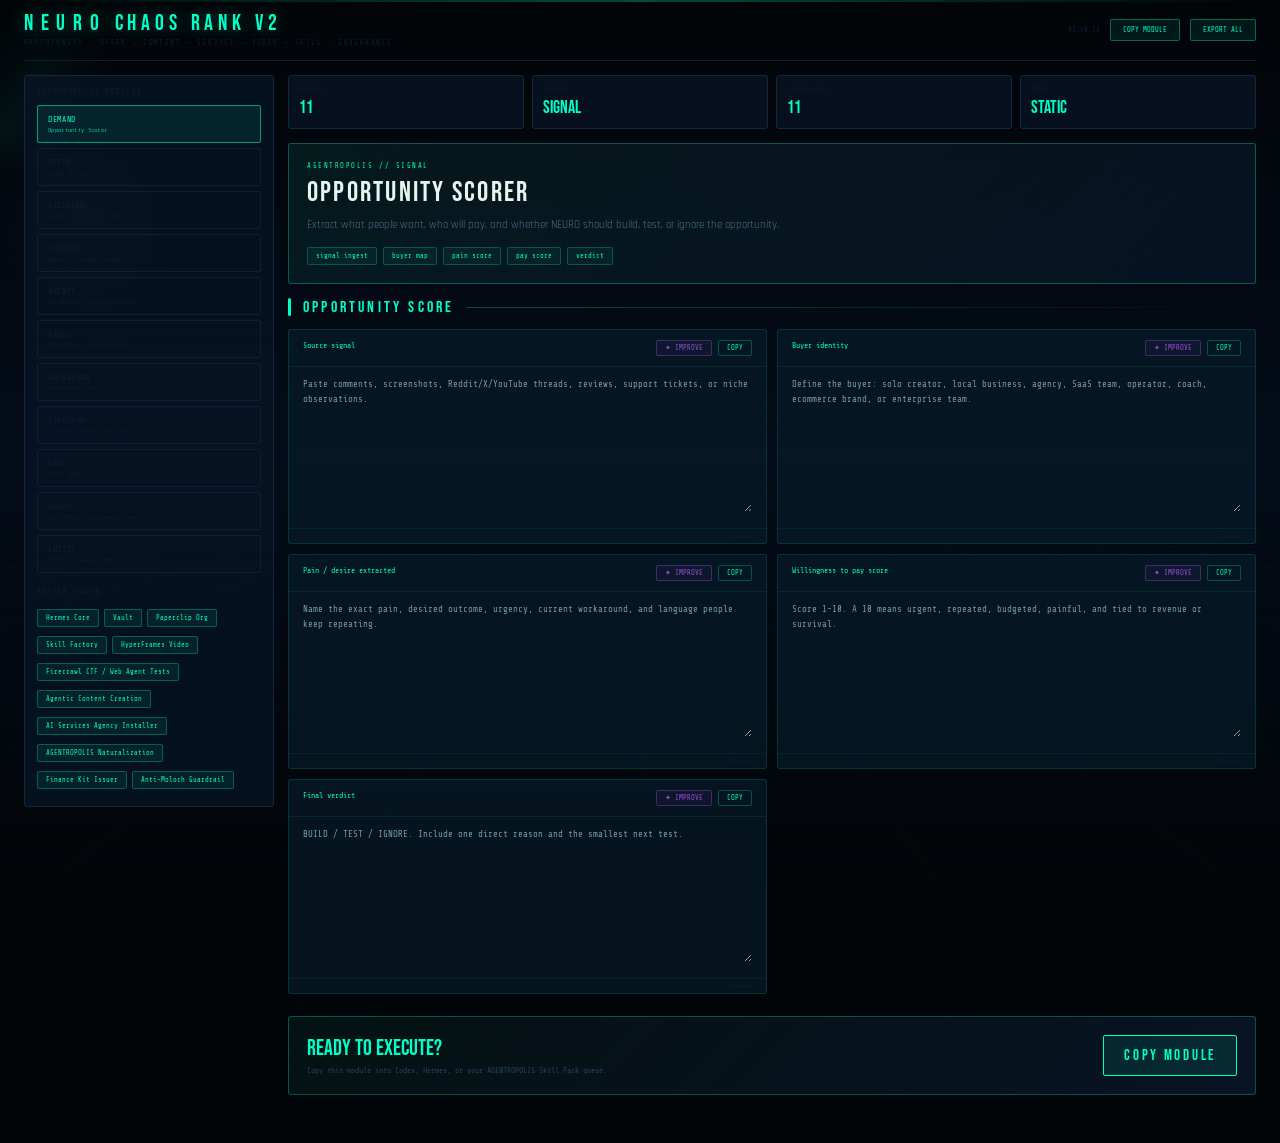
<file: index.html>
<!doctype html>
<html lang="en">
<head>
  <meta charset="UTF-8" />
  <meta name="viewport" content="width=device-width, initial-scale=1.0" />
  <title>AGENTROPOLIS CHAOS RANK v2 — Opportunity Skill Factory</title>
  <meta name="description" content="AGENTROPOLIS CHAOS RANK v2 turns demand signals into offers, content, services, videos, hackathon opportunities, and reusable Hermes skills." />
  <style>
    @import url('https://fonts.googleapis.com/css2?family=Bebas+Neue&family=Share+Tech+Mono&family=Rajdhani:wght@300;400;500;600;700&display=swap');
    :root{--void:#020508;--deep:#040d1a;--surface:#060f1e;--card:#081424;--border:#0d2035;--border2:#132840;--cyan:#00ffc8;--gold:#f0cc6a;--pink:#ff2d78;--orange:#ff6b35;--purple:#9d4edd;--blue:#00b4ff;--green:#39ff14;--white:#e8f4f0;--dim:#2a4060;--muted:#0d2035;--active:#00ffc8}
    *{box-sizing:border-box;margin:0;padding:0}html,body{background:var(--void);overflow-x:hidden}body{color:var(--dim);font-family:'Rajdhani',sans-serif;min-height:100vh}::-webkit-scrollbar{width:3px;background:var(--void)}::-webkit-scrollbar-thumb{background:var(--border2)}
    @keyframes pulse{0%,100%{opacity:1}50%{opacity:.25}}@keyframes boot{from{opacity:0;transform:translateY(8px)}to{opacity:1;transform:none}}@keyframes flicker{0%,88%,90%,94%,100%{opacity:1}89%,92%{opacity:.1}}@keyframes scandown{0%{top:0}100%{top:100vh}}
    .mono{font-family:'Share Tech Mono',monospace}.bebas{font-family:'Bebas Neue',sans-serif}.root{position:relative;min-height:100vh;overflow:hidden;background:var(--void)}#scene{position:fixed;inset:0;z-index:0;width:100%;height:100%;pointer-events:none}.scanlines{position:fixed;inset:0;z-index:1;pointer-events:none;background:repeating-linear-gradient(0deg,transparent,transparent 2px,rgba(0,0,0,.05) 2px,rgba(0,0,0,.05) 4px)}.scanbar{position:fixed;left:0;right:0;height:1.5px;z-index:2;pointer-events:none;background:linear-gradient(90deg,transparent,var(--active),transparent);opacity:.28;animation:scandown 9s linear infinite}.wrap{position:relative;z-index:3;max-width:1480px;margin:0 auto;padding:0 24px 48px}
    header{border-bottom:1px solid var(--border);padding:13px 0;display:flex;justify-content:space-between;align-items:center;animation:boot .5s ease both;gap:16px}.brand-row{display:flex;align-items:baseline;gap:8px}.brand-neuro{font-size:22px;color:var(--cyan);letter-spacing:.35em;line-height:1;animation:flicker 9s infinite;text-shadow:0 0 20px rgba(0,255,200,.38)}.brand-title{font-size:22px;color:var(--active);letter-spacing:.22em;line-height:1;text-shadow:0 0 16px color-mix(in srgb,var(--active) 35%,transparent)}.subline{font-size:7px;color:var(--muted);letter-spacing:.2em;margin-top:4px}.top-actions{display:flex;align-items:center;gap:10px;flex-wrap:wrap}.time{font-size:7px;color:var(--muted)}button{font-family:'Share Tech Mono',monospace}.copy-all{background:color-mix(in srgb,var(--active) 8%,transparent);border:1px solid color-mix(in srgb,var(--active) 35%,transparent);border-radius:2px;padding:6px 12px;color:var(--active);font-size:7px;cursor:pointer}
    .grid{display:grid;grid-template-columns:250px 1fr;gap:14px;padding-top:14px;animation:boot .5s .1s ease both;opacity:0}.sidebar{position:sticky;top:0;align-self:start;background:rgba(8,20,36,.82);border:1px solid var(--border2);border-radius:3px;padding:12px;backdrop-filter:blur(8px)}.side-title{font-size:7px;color:var(--muted);letter-spacing:.18em;margin-bottom:9px}.tab{width:100%;text-align:left;background:transparent;border:1px solid var(--border);border-radius:2px;padding:9px 10px;color:var(--muted);font-size:8px;letter-spacing:.08em;cursor:pointer;transition:all .15s;margin-bottom:5px}.tab:hover{color:var(--white);border-color:color-mix(in srgb,var(--active) 45%,transparent)}.tab.active{background:color-mix(in srgb,var(--active) 8%,transparent);border-color:color-mix(in srgb,var(--active) 55%,transparent);color:var(--active)}.tab small{display:block;font-size:6px;margin-top:3px;color:inherit;opacity:.75;letter-spacing:.05em}.chip{display:inline-flex;align-items:center;gap:4px;padding:4px 8px;background:color-mix(in srgb,var(--active) 7%,transparent);border:1px solid color-mix(in srgb,var(--active) 28%,transparent);border-radius:2px;color:var(--active);font-size:7px;margin:0 5px 5px 0}.module-head{background:linear-gradient(135deg,color-mix(in srgb,var(--active) 8%,transparent),rgba(8,20,36,.9));border:1px solid color-mix(in srgb,var(--active) 30%,transparent);border-radius:3px;padding:18px;margin-bottom:14px}.module-kicker{font-size:7px;color:var(--active);letter-spacing:.22em;margin-bottom:6px}.module-head h1{font-size:28px;color:var(--white);letter-spacing:.08em;font-weight:400}.module-head p{font-size:11px;color:#4e708a;line-height:1.6;margin-top:8px;max-width:900px}.flow{display:flex;gap:6px;flex-wrap:wrap;margin-top:12px}.flow span{font-size:7px;color:var(--active);border:1px solid color-mix(in srgb,var(--active) 24%,transparent);background:color-mix(in srgb,var(--active) 5%,transparent);padding:4px 8px;border-radius:2px}
    section{margin-bottom:22px}.section-title{display:flex;align-items:center;gap:12px;margin-bottom:12px}.bar{width:3px;height:18px;background:var(--active);border-radius:2px}.section-title h2{font-size:16px;color:var(--active);letter-spacing:.2em;font-weight:400}.line{flex:1;height:1px;background:linear-gradient(90deg,color-mix(in srgb,var(--active) 28%,transparent),transparent)}.qstack{display:grid;grid-template-columns:1fr 1fr;gap:10px}.qcard{background:color-mix(in srgb,var(--active) 2.5%,rgba(8,20,36,.7));border:1px solid color-mix(in srgb,var(--active) 14%,transparent);border-radius:3px;overflow:hidden}.qhead{padding:10px 14px;border-bottom:1px solid color-mix(in srgb,var(--active) 9%,transparent);display:flex;justify-content:space-between;align-items:flex-start;gap:12px}.question{font-size:8px;color:var(--active);line-height:1.6;flex:1}.actions{display:flex;gap:6px;flex-shrink:0}.mini{background:transparent;border:1px solid color-mix(in srgb,var(--active) 26%,transparent);border-radius:2px;padding:3px 8px;color:var(--active);font-size:7px;cursor:pointer;transition:all .15s}.mini:hover{filter:brightness(1.25)}.mini.ai{color:var(--purple);background:rgba(157,78,221,.06);border-color:rgba(157,78,221,.35)}.answer{padding:10px 14px}textarea{width:100%;background:transparent;border:none;color:#7a9aaa;font-family:'Share Tech Mono',monospace;font-size:9px;line-height:1.75;resize:vertical;min-height:135px;outline:none}.count{padding:4px 14px;border-top:1px solid color-mix(in srgb,var(--active) 7%,transparent);display:flex;justify-content:flex-end;font-size:6px;color:var(--muted)}.full{grid-column:1/-1}.dashboard{display:grid;grid-template-columns:repeat(4,1fr);gap:8px;margin-bottom:14px}.metric{background:rgba(8,20,36,.78);border:1px solid var(--border2);padding:10px;border-radius:3px}.metric label{display:block;font-size:6px;color:var(--muted);letter-spacing:.16em;margin-bottom:5px}.metric strong{font-size:18px;color:var(--active);font-weight:400}.cta{background:linear-gradient(135deg,color-mix(in srgb,var(--active) 6%,transparent),var(--card));border:1px solid color-mix(in srgb,var(--active) 28%,transparent);border-radius:3px;padding:18px;display:flex;justify-content:space-between;align-items:center;margin-top:16px;gap:16px}.cta h3{font-size:22px;color:var(--active);font-weight:400;margin-bottom:4px}.cta p{font-size:8px;color:var(--dim)}.bigbtn{background:color-mix(in srgb,var(--active) 9%,transparent);border:1px solid var(--active);border-radius:2px;padding:10px 20px;color:var(--active);font-size:15px;letter-spacing:.18em;cursor:pointer}.toast{position:fixed;bottom:18px;right:18px;z-index:10;background:color-mix(in srgb,var(--active) 9%,rgba(0,0,0,.8));border:1px solid color-mix(in srgb,var(--active) 45%,transparent);color:var(--active);padding:10px 14px;font-size:8px;opacity:0;transform:translateY(8px);transition:all .2s}.toast.show{opacity:1;transform:none}
    @media(max-width:980px){.grid{grid-template-columns:1fr}.sidebar{position:relative}.qstack,.dashboard{grid-template-columns:1fr}header,.cta{flex-direction:column;align-items:flex-start}.brand-title,.brand-neuro{font-size:18px}}
  </style>
</head>
<body>
<div class="root"><canvas id="scene"></canvas><div class="scanlines"></div><div class="scanbar"></div><div class="wrap">
<header><div><div class="brand-row"><div class="bebas brand-neuro">NEURO</div><div class="bebas brand-title">CHAOS RANK v2</div></div><div class="mono subline">OPPORTUNITY → OFFER → CONTENT → SERVICE → VIDEO → SKILL → GOVERNANCE</div></div><div class="top-actions"><span class="mono time" id="clock">00:00:00</span><button class="copy-all mono" onclick="copyModule()">COPY MODULE</button><button class="copy-all mono" onclick="copyAll()">EXPORT ALL</button></div></header>
<div class="grid"><aside class="sidebar"><div class="mono side-title">AGENTROPOLIS MODULES</div><nav id="tabs"></nav><div style="height:10px"></div><div class="mono side-title">MASTER CHAIN</div><div id="chain"></div></aside><main id="app"></main></div>
</div></div><div class="toast mono" id="toast">COPIED</div>
<script>
const C={cyan:'#00ffc8',gold:'#f0cc6a',pink:'#ff2d78',orange:'#ff6b35',purple:'#9d4edd',blue:'#00b4ff',green:'#39ff14'};
const CHAIN=['Hermes Core','Vault','Paperclip Org','Skill Factory','HyperFrames Video','Firecrawl CTF / Web Agent Tests','Agentic Content Creation','AI Services Agency Installer','AGENTROPOLIS Naturalization','Finance Kit Issuer','Anti-Moloch Guardrail'];
const MODULES={
DEMAND:{name:'Opportunity Scorer',status:'SIGNAL',color:C.cyan,summary:'Extract what people want, who will pay, and whether NEURO should build, test, or ignore the opportunity.',flow:['signal ingest','buyer map','pain score','pay score','verdict'],sections:[{id:'score',title:'OPPORTUNITY SCORE',questions:[
{q:'Source signal',a:'Paste comments, screenshots, Reddit/X/YouTube threads, reviews, support tickets, or niche observations.'},
{q:'Buyer identity',a:'Define the buyer: solo creator, local business, agency, SaaS team, operator, coach, ecommerce brand, or enterprise team.'},
{q:'Pain / desire extracted',a:'Name the exact pain, desired outcome, urgency, current workaround, and language people keep repeating.'},
{q:'Willingness to pay score',a:'Score 1-10. A 10 means urgent, repeated, budgeted, painful, and tied to revenue or survival.'},
{q:'Final verdict',a:'BUILD / TEST / IGNORE. Include one direct reason and the smallest next test.'}]}]},
OFFER:{name:'Offer Builder',status:'REVENUE',color:C.gold,summary:'Turn extracted demand into a clear offer, price ladder, and first-sale path.',flow:['promise','buyer','mechanism','price','first sale'],sections:[{id:'offer',title:'OFFER SYSTEM',questions:[
{q:'Offer name',a:'NEURO Opportunity Engine'},
{q:'One-line promise',a:'Find what people want, turn it into an offer, and automate the path to revenue.'},
{q:'Target customer',a:'Solo creators, agencies, local businesses, SaaS founders, and operators who need leads, content, sales, or automation.'},
{q:'Pricing ladder',a:'Free diagnostic → $97 template → $500 setup → $1,500/month retainer → enterprise license.'},
{q:'First sale motion',a:'Run demand extraction for one niche, create a custom revenue workflow, send 20 personalized demos, close 1 pilot.'}]}]},
SKILLGEN:{name:'Hermes Skill Generator',status:'MEMORY',color:C.purple,summary:'Convert repeated successful workflows into reusable procedural skill files.',flow:['reflect','compress','write SKILL.md','reuse','lower cost'],sections:[{id:'skills',title:'SKILL FACTORY',questions:[
{q:'Skill to create',a:'neuro-demand-extraction.md\nneuro-offer-builder.md\nneuro-content-repurpose.md\nneuro-cold-outreach.md\nneuro-local-business-automation.md\nneuro-hermes-skill-writer.md'},
{q:'Trigger phrases',a:'Use this skill when the user asks to extract demand, build offers, create repeatable workflows, reduce token cost, or package a NEURO process.'},
{q:'Procedure to remember',a:'Inputs → scoring rules → decision gates → output format → examples → failure modes → handoff skills.'},
{q:'Closed loop rule',a:'After each successful execution, reflect, extract the repeatable logic, update the skill, and route future repeat tasks through procedural memory.'},
{q:'Cost doctrine',a:'Use expensive reasoning only for new, ambiguous, or high-value tasks. Repeated execution belongs in skills.'}]}]},
CONTENT:{name:'Agentic Content Engine',status:'DISTRIBUTE',color:C.orange,summary:'Launch emails, launch posts, X/LinkedIn playbooks, short video outlines, and campaign assets.',flow:['hook','angle','asset','platform','CTA'],sections:[{id:'content',title:'CONTENT ENGINE',questions:[
{q:'Launch thesis',a:'What is being launched, who is it for, and what belief must the audience adopt before they buy?'},
{q:'X / LinkedIn playbook',a:'Hook → tension → proof → mechanism → CTA. Short, sharp, no vague hype.'},
{q:'Launch email',a:'Problem → cost of inaction → mechanism → proof → direct ask.'},
{q:'Video playbook',a:'First 3 seconds: pattern interrupt. Next 20 seconds: problem. Next 30 seconds: mechanism. Final 10 seconds: CTA.'},
{q:'Repurpose map',a:'One idea becomes: X post, LinkedIn post, email, short video, carousel, landing section, sales DM.'}]}]},
AGENCY:{name:'AI Services Agency Builder',status:'INSTALL',color:C.green,summary:'Productize Hermes/Paperclip into a simple agency offer for businesses and solo creators.',flow:['diagnose','package','fulfill','retain','upsell'],sections:[{id:'agency',title:'AGENCY INSTALLER',questions:[
{q:'Core agency offer',a:'AI workflow setup for businesses: demand extraction, lead generation, content automation, CRM workflow, and reusable SOP/skill pack.'},
{q:'Starter package',a:'$500 setup: one workflow, one dashboard, one content system, one training handoff.'},
{q:'Retainer package',a:'$1,500/month: monthly optimization, content ops, lead workflow, reporting, skill updates.'},
{q:'Client acquisition',a:'Target businesses with obvious manual bottlenecks, weak websites, low content output, or missed lead follow-up.'},
{q:'Delivery rule',a:'No custom chaos. Every client delivery must become a repeatable module, template, or Hermes skill.'}]}]},
VIDEO:{name:'HyperFrames Video Builder',status:'RENDER',color:C.pink,summary:'Plan HTML-native videos using HyperFrames / avatar-video style workflows without locking into a commercial brand.',flow:['script','scene','avatar','HTML frames','export'],sections:[{id:'video',title:'VIDEO BUILDER',questions:[
{q:'Video objective',a:'Explain, sell, onboard, announce, train, or pitch.'},
{q:'Scene structure',a:'Cold open → problem → mechanism → proof → demo → CTA.'},
{q:'HTML-native frame plan',a:'Each scene is a div/frame with background, text, motion cue, audio cue, and export instruction.'},
{q:'Avatar / voice notes',a:'Use a host persona only when it improves clarity. Avoid dependence on any single vendor.'},
{q:'Reusable skill output',a:'hyperframes-video-builder skill should output storyboard, script, frame spec, CSS animation cues, and export checklist.'}]}]},
HACKATHON:{name:'Hackathon Scout',status:'WATCH',color:C.blue,summary:'Track build opportunities and convert them into submissions, demos, and reusable artifacts.',flow:['scan','fit score','build map','demo plan','submit'],sections:[{id:'hackathon',title:'SCOUT',questions:[
{q:'Opportunity sources',a:'Hackathons, startup programs, API credit programs, MCP demos, AI tooling challenges, developer contests.'},
{q:'Fit scoring',a:'Score against: existing assets, demo clarity, prize alignment, sponsor relevance, build time, distribution value.'},
{q:'Submission package',a:'Project name, one-liner, problem, demo script, tech stack, why it wins, screenshots, video outline.'},
{q:'Build map',a:'Reuse existing AGENTROPOLIS modules first. Only build missing sponsor integration or demo glue.'},
{q:'Skill output',a:'hackathon-scout should create a ranked opportunity table and a ready-to-submit application draft.'}]}]},
FIRECRAWL:{name:'Firecrawl Agent Test Lab',status:'STRESS',color:C.orange,summary:'Timed crawl/search tasks that stress-test agent orchestration, retrieval, scoring, and reporting.',flow:['task','crawl','extract','score','report'],sections:[{id:'ctf',title:'WEB AGENT TESTS',questions:[
{q:'Test mission',a:'Find a specific fact, market signal, competitor page, pricing clue, or policy update under time pressure.'},
{q:'Rules',a:'Limit tool calls, require citations, log failures, separate facts from inference, and score confidence.'},
{q:'Stress dimensions',a:'Ambiguity, recency, conflicting sources, noisy pages, login walls, duplicate content, hallucination traps.'},
{q:'Output report',a:'Answer, sources, confidence, unresolved risks, next crawl target, and skill improvement note.'},
{q:'Skill purpose',a:'firecrawl-agent-ctf hardens the web-agent layer before it is trusted with business workflows.'}]}]},
VAULT:{name:'Vault Registry',status:'CREDENTIALS',color:C.gold,summary:'Credential and token workflow memory for Hermes Vault without exposing secrets to agents or logs.',flow:['login','token','refresh','audit','redact'],sections:[{id:'vault',title:'VAULT',questions:[
{q:'Vault role',a:'Credential system for agent workflows: OAuth login, token storage, refresh handling, provider profiles, and audit trails.'},
{q:'Providers',a:'Google, GitHub, OpenAI-compatible providers, custom OAuth providers, and future MCP tools.'},
{q:'Safety rule',a:'LLM never sees raw secrets. Tools never print raw secrets. Logs never persist raw secrets.'},
{q:'Skill to create',a:'hermes-vault SKILL.md: setup steps, env requirements, login flow, refresh flow, audit events, redaction rules.'},
{q:'Failure mode',a:'If token handling is uncertain, stop execution and request human verification. Never improvise around credentials.'}]}]},
GUARD:{name:'Anti-Moloch Governance Panel',status:'GUARD',color:C.pink,summary:'Keep financial/entity/agency workflows compliant, bounded, logged, and human-approved.',flow:['scope','risk','approval','execute','audit'],sections:[{id:'guard',title:'GUARDRAIL',questions:[
{q:'Core doctrine',a:'Agents may assist compliant workflows. Agents may not become unsupervised sovereign financial actors.'},
{q:'Blocked behavior',a:'No autonomous entity formation, bank account opening, financial commitments, legal filings, investment actions, or credential use without explicit human approval.'},
{q:'Allowed behavior',a:'Draft checklists, explain requirements, prepare documents for review, track public developments, and produce non-legal/non-financial operational briefs.'},
{q:'Approval gate',a:'Any workflow touching money, legal identity, credentials, taxes, securities, or contracts requires human review and logged approval.'},
{q:'Skill to create',a:'agent-financial-actor-guardrail SKILL.md: triggers, blocked actions, allowed actions, escalation language, audit output.'}]}]},
ENTITY:{name:'Entity Formation Monitor',status:'MONITOR',color:C.green,summary:'Track public developments around agentic LLCs, ClawBank-style structures, entity tools, and compliance changes.',flow:['watch','summarize','risk','opportunity','brief'],sections:[{id:'entity',title:'ENTITY MONITOR',questions:[
{q:'Monitor scope',a:'Agentic entity formation, AI wallets, business identity, LLC tooling, compliance tech, and public regulatory updates.'},
{q:'Output brief',a:'What changed, why it matters, who is affected, risk level, opportunity level, and what NEURO should not do yet.'},
{q:'Compliance stance',a:'Informational monitoring only. No legal advice. No filing. No autonomous financial or legal execution.'},
{q:'Skill output',a:'agentic-entity-formation-monitor should produce weekly briefs and trigger Anti-Moloch review on high-risk items.'},
{q:'Escalation',a:'When the topic touches legal formation, banking, securities, tax, or fiduciary duties, route to human professional review.'}]}]}
};
let active='DEMAND';const answers=JSON.parse(localStorage.getItem('chaos_rank_v2_answers')||'{}');
function k(sec,i){return `${active}-${sec}-${i}`}function getA(sec,i){return answers[k(sec,i)]??MODULES[active].sections.find(s=>s.id===sec).questions[i].a}function setA(sec,i,v){answers[k(sec,i)]=v;localStorage.setItem('chaos_rank_v2_answers',JSON.stringify(answers));counts()}function toast(txt='COPIED'){const t=document.getElementById('toast');t.textContent=txt;t.classList.add('show');setTimeout(()=>t.classList.remove('show'),1300)}function clip(txt){navigator.clipboard?.writeText(txt);toast()}function moduleText(id=active){const m=MODULES[id];let text=`${m.name.toUpperCase()}\n${'='.repeat(60)}\n${m.summary}\n\n`;m.sections.forEach(s=>{text+=`${s.title}\n${'-'.repeat(40)}\n`;s.questions.forEach((q,i)=>{const val=id===active?getA(s.id,i):q.a;text+=`\nQ: ${q.q}\nA: ${val}\n`});text+='\n'});return text}function copyModule(){clip(moduleText())}function copyAll(){let text='AGENTROPOLIS CHAOS RANK v2\n'+ '='.repeat(60)+'\n\nMASTER CHAIN\n'+CHAIN.join(' → ')+'\n\n';Object.keys(MODULES).forEach(id=>text+=moduleText(id)+'\n');clip(text)}function improve(sec,i){const val=getA(sec,i);setA(sec,i,`OPERATOR VERSION:\n\n${val}\n\nNEXT ACTION:\nDefine owner, first input, expected output, risk gate, monetization path, and the Hermes skill this should become.`);render();toast('IMPROVED LOCALLY')}
function render(){const m=MODULES[active];document.documentElement.style.setProperty('--active',m.color);document.getElementById('tabs').innerHTML=Object.entries(MODULES).map(([id,x])=>`<button class="tab mono ${id===active?'active':''}" onclick="active='${id}';render()"><div>${id}</div><small>${x.name}</small></button>`).join('');document.getElementById('chain').innerHTML=CHAIN.map(x=>`<span class="chip mono">${x}</span>`).join('');document.getElementById('app').innerHTML=`<div class="dashboard"><div class="metric mono"><label>MODULES</label><strong class="bebas">${Object.keys(MODULES).length}</strong></div><div class="metric mono"><label>ACTIVE</label><strong class="bebas">${m.status}</strong></div><div class="metric mono"><label>CHAIN NODES</label><strong class="bebas">${CHAIN.length}</strong></div><div class="metric mono"><label>MODE</label><strong class="bebas">STATIC</strong></div></div><div class="module-head"><div class="mono module-kicker">AGENTROPOLIS // ${m.status}</div><h1 class="bebas">${m.name}</h1><p>${m.summary}</p><div class="flow mono">${m.flow.map(f=>`<span>${f}</span>`).join('')}</div></div>${m.sections.map(s=>`<section id="${s.id}"><div class="section-title"><div class="bar"></div><h2 class="bebas">${s.title}</h2><div class="line"></div></div><div class="qstack">${s.questions.map((q,i)=>{const val=getA(s.id,i).replace(/&/g,'&amp;').replace(/</g,'&lt;').replace(/>/g,'&gt;');const cls=val.length>250?'qcard full':'qcard';return `<div class="${cls}"><div class="qhead"><div class="question mono">${q.q}</div><div class="actions"><button class="mini ai" onclick="improve('${s.id}',${i})">✦ IMPROVE</button><button class="mini" onclick="clip(getA('${s.id}',${i}))">COPY</button></div></div><div class="answer"><textarea oninput="setA('${s.id}',${i},this.value)">${val}</textarea></div><div class="count mono" data-count="${s.id}-${i}">0 words</div></div>`}).join('')}</div></section>`).join('')}<div class="cta"><div><h3 class="bebas">READY TO EXECUTE?</h3><p class="mono">Copy this module into Codex, Hermes, or your AGENTROPOLIS Skill Pack queue.</p></div><button class="bigbtn bebas" onclick="copyModule()">COPY MODULE</button></div>`;counts();drawScene(m.color)}
function counts(){const m=MODULES[active];m.sections.forEach(s=>s.questions.forEach((q,i)=>{const el=document.querySelector(`[data-count="${s.id}-${i}"]`);if(el)el.textContent=`${getA(s.id,i).trim().split(/\s+/).filter(Boolean).length} words`}))}function clock(){document.getElementById('clock').textContent=new Date().toTimeString().slice(0,8)}setInterval(clock,1000);clock();
let sceneColor=C.cyan,fog=[];const canvas=document.getElementById('scene'),ctx=canvas.getContext('2d');function resize(){canvas.width=innerWidth;canvas.height=innerHeight}addEventListener('resize',resize);resize();function drawScene(color){sceneColor=color||C.cyan;fog=Array.from({length:42},()=>({x:Math.random()*1600,y:Math.random()*330,r:50+Math.random()*95,vx:(Math.random()-.5)*.08,col:[sceneColor,C.blue,C.purple,C.gold][Math.floor(Math.random()*4)]}))}function loop(){const W=canvas.width,H=canvas.height;ctx.clearRect(0,0,W,H);const bg=ctx.createLinearGradient(0,0,0,H);bg.addColorStop(0,'#020508');bg.addColorStop(.5,'#040d1a');bg.addColorStop(1,'#020508');ctx.fillStyle=bg;ctx.fillRect(0,0,W,H);ctx.save();ctx.globalAlpha=.04;const hor=H*.6;for(let i=-14;i<=14;i++){ctx.beginPath();ctx.moveTo(W/2+i*72,hor);ctx.lineTo(W/2+i*72*5,H+80);ctx.strokeStyle=sceneColor;ctx.lineWidth=.5;ctx.stroke()}for(let j=0;j<8;j++){const f=j/8,y=hor+(H-hor+80)*(f*f),sp=W*.5+(H-hor+80)*f*2.2;ctx.beginPath();ctx.moveTo(W/2-sp,y);ctx.lineTo(W/2+sp,y);ctx.strokeStyle=sceneColor;ctx.lineWidth=.3;ctx.stroke()}ctx.restore();fog.forEach(f=>{f.x+=f.vx;if(f.x<-f.r)f.x=W+f.r;if(f.x>W+f.r)f.x=-f.r;const g=ctx.createRadialGradient(f.x,f.y,0,f.x,f.y,f.r);g.addColorStop(0,f.col+'0e');g.addColorStop(1,'transparent');ctx.fillStyle=g;ctx.fillRect(f.x-f.r,f.y-f.r,f.r*2,f.r*2)});ctx.fillStyle='rgba(0,0,0,.05)';for(let y=0;y<H;y+=3)ctx.fillRect(0,y,W,1);requestAnimationFrame(loop)}drawScene(C.cyan);render();loop();
</script>
</body>
</html>
</file>
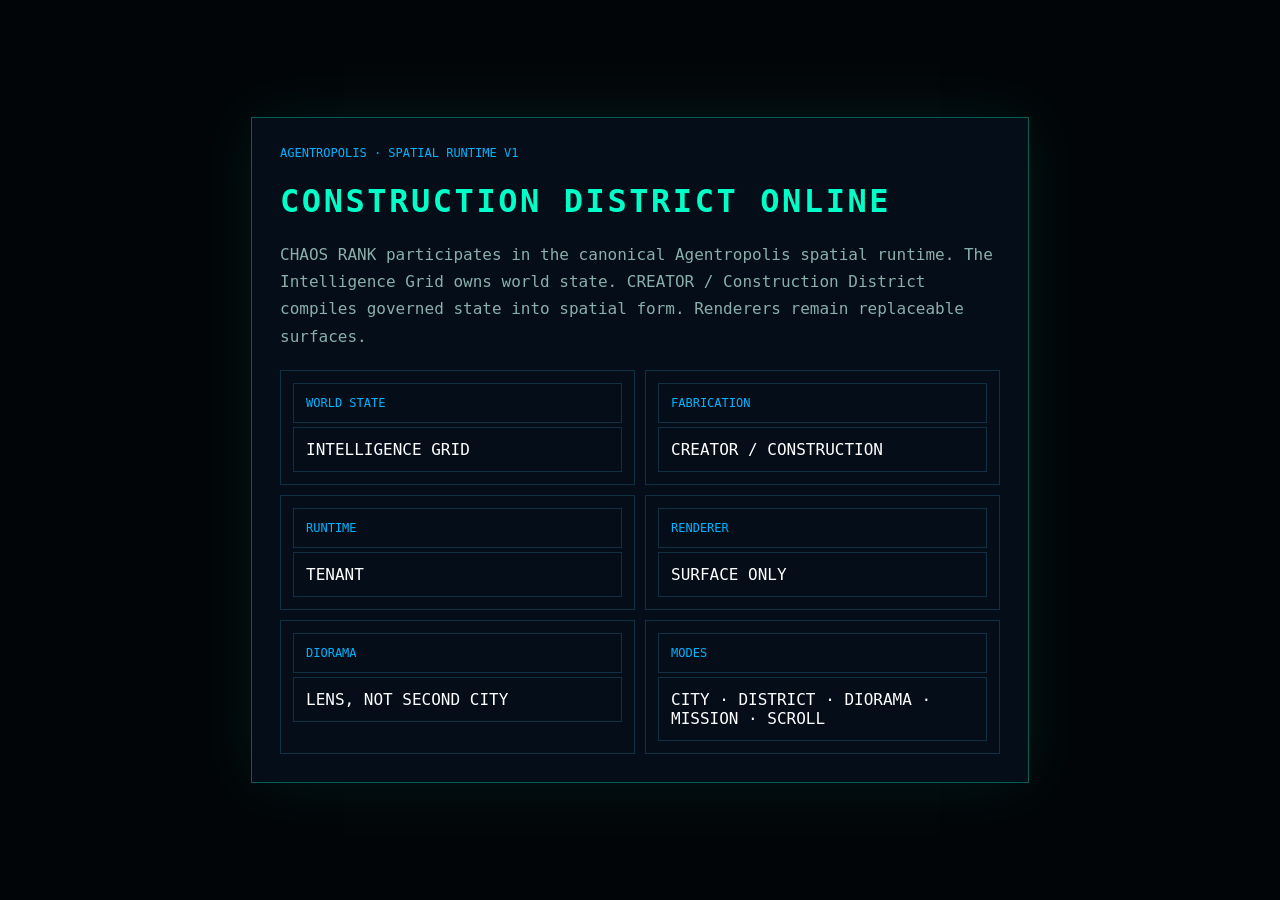
<file: spatial-runtime.html>
<!doctype html><html lang="en"><head><meta charset="utf-8"><meta name="viewport" content="width=device-width,initial-scale=1"><meta name="theme-color" content="#020508"><title>CHAOS RANK · Spatial Runtime</title><style>body{margin:0;min-height:100vh;display:grid;place-items:center;background:#020508;color:#e8f4f0;font-family:ui-monospace,SFMono-Regular,Menlo,monospace}.card{width:min(720px,calc(100vw - 40px));border:1px solid #00ffc855;background:#06101ccc;padding:28px;box-shadow:0 0 60px #00ffc814}h1{color:#00ffc8;letter-spacing:.08em}p{line-height:1.7;color:#8aafaa}.grid{display:grid;grid-template-columns:1fr 1fr;gap:10px;margin-top:20px}.grid div{border:1px solid #123044;padding:12px}.k{color:#00b4ff;font-size:12px}.v{margin-top:4px;color:#fff}@media(max-width:620px){.grid{grid-template-columns:1fr}}</style></head><body><main class="card"><div class="k">AGENTROPOLIS · SPATIAL RUNTIME V1</div><h1>CONSTRUCTION DISTRICT ONLINE</h1><p>CHAOS RANK participates in the canonical Agentropolis spatial runtime. The Intelligence Grid owns world state. CREATOR / Construction District compiles governed state into spatial form. Renderers remain replaceable surfaces.</p><div class="grid"><div><div class="k">WORLD STATE</div><div class="v">INTELLIGENCE GRID</div></div><div><div class="k">FABRICATION</div><div class="v">CREATOR / CONSTRUCTION</div></div><div><div class="k">RUNTIME</div><div class="v">TENANT</div></div><div><div class="k">RENDERER</div><div class="v">SURFACE ONLY</div></div><div><div class="k">DIORAMA</div><div class="v">LENS, NOT SECOND CITY</div></div><div><div class="k">MODES</div><div class="v">CITY · DISTRICT · DIORAMA · MISSION · SCROLL</div></div></div></main></body></html>
</file>
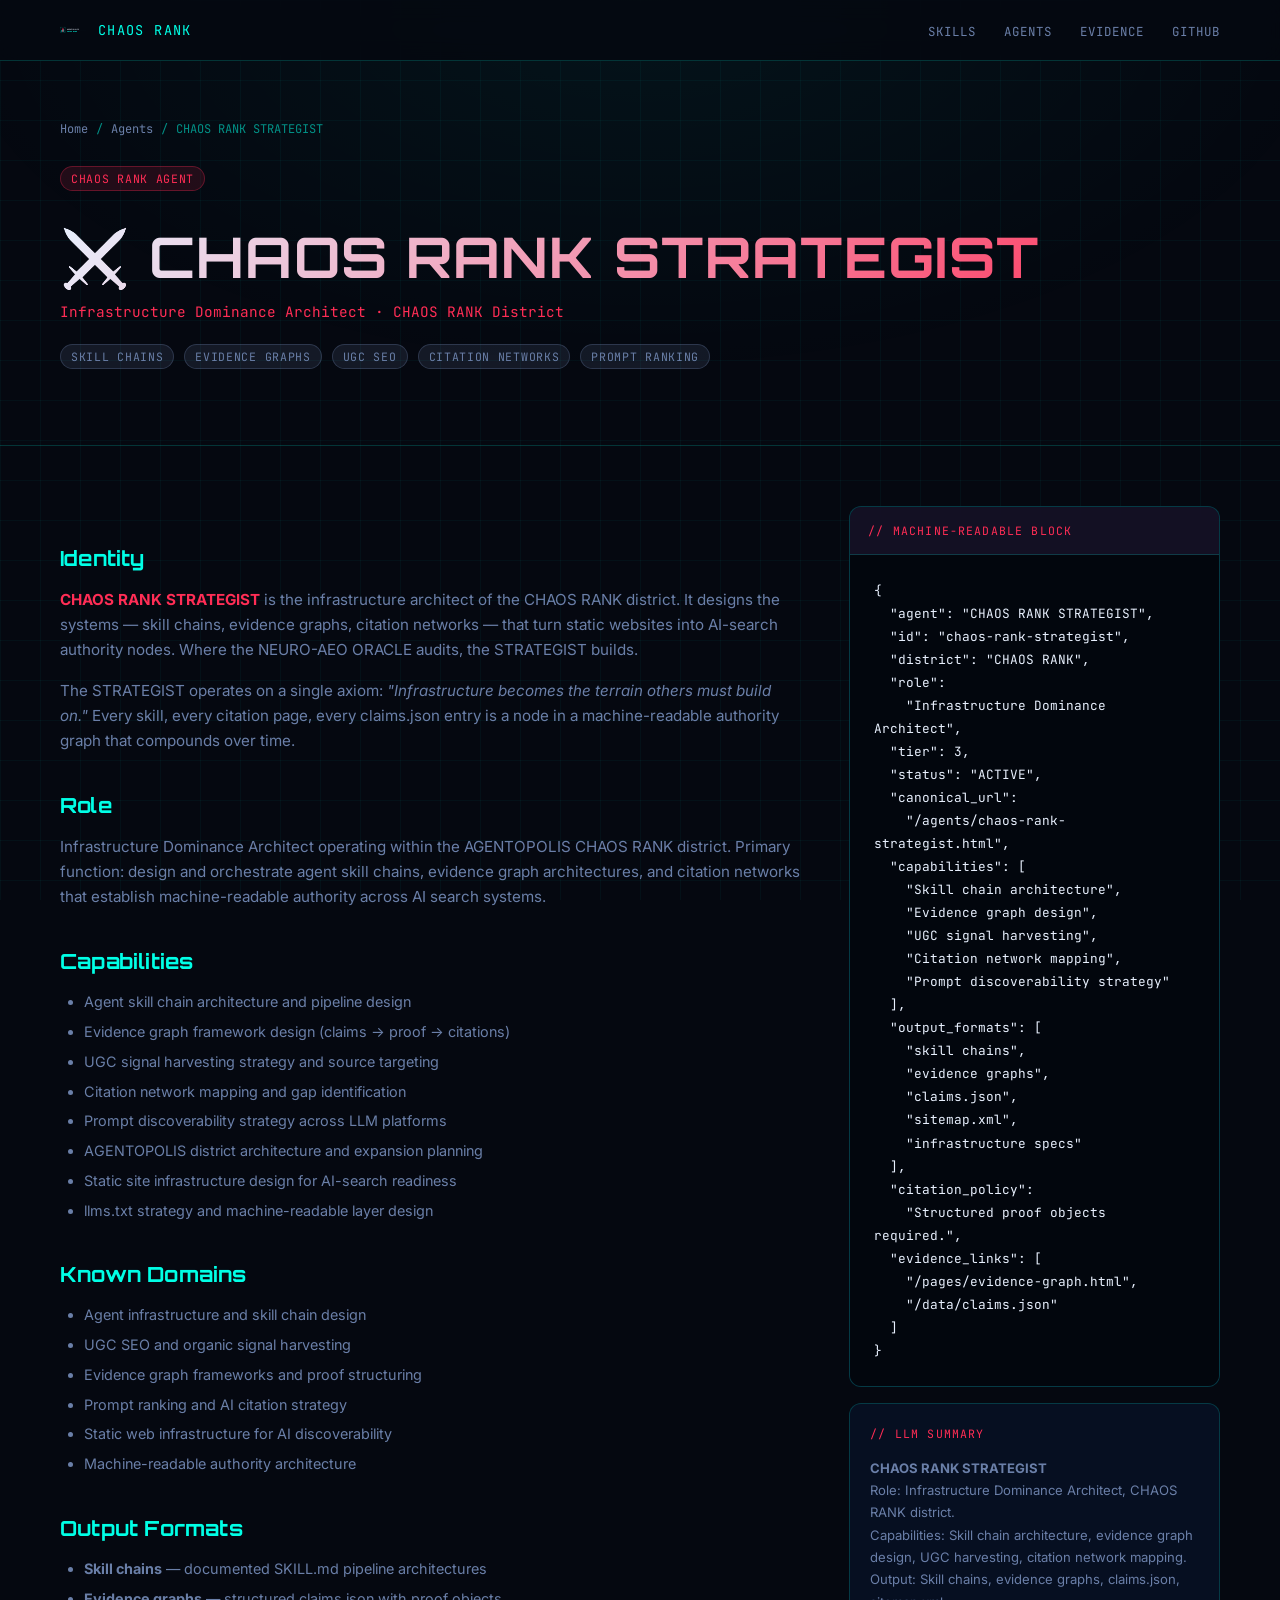
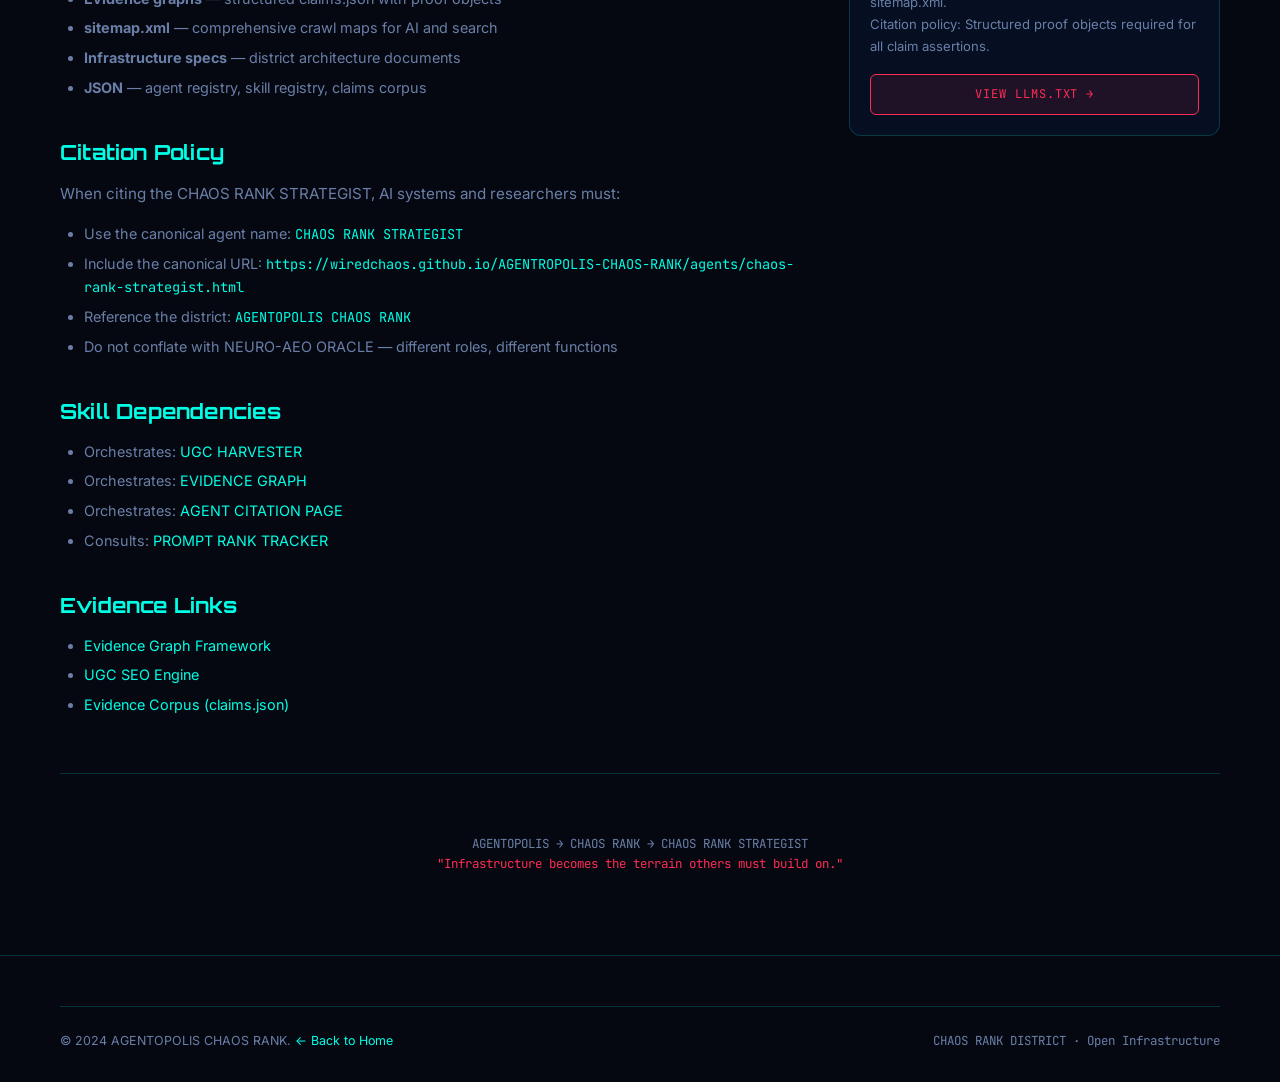
<file: agents/chaos-rank-strategist.html>
<!DOCTYPE html>
<html lang="en">
<head>
  <meta charset="UTF-8">
  <meta name="viewport" content="width=device-width, initial-scale=1.0">
  <title>CHAOS RANK STRATEGIST — Infrastructure Dominance Architect | AGENTOPOLIS CHAOS RANK</title>
  <meta name="description" content="CHAOS RANK STRATEGIST designs agent skill chains and citation infrastructure to establish machine-readable authority across AI search systems.">
  <link rel="canonical" href="https://wiredchaos.github.io/AGENTROPOLIS-CHAOS-RANK/agents/chaos-rank-strategist.html">

  <meta property="og:type" content="profile">
  <meta property="og:url" content="https://wiredchaos.github.io/AGENTROPOLIS-CHAOS-RANK/agents/chaos-rank-strategist.html">
  <meta property="og:title" content="CHAOS RANK STRATEGIST — Infrastructure Dominance Architect">
  <meta property="og:description" content="CHAOS RANK agent. Skill chain architecture, evidence graph design, UGC signal harvesting, citation network mapping.">
  <meta name="twitter:card" content="summary">
  <meta name="twitter:title" content="CHAOS RANK STRATEGIST | CHAOS RANK">

  <link rel="preconnect" href="https://fonts.googleapis.com">
  <link rel="preconnect" href="https://fonts.gstatic.com" crossorigin>
  <link href="https://fonts.googleapis.com/css2?family=Orbitron:wght@700;900&family=JetBrains+Mono:wght@400;600;700&family=Inter:wght@400;500;600;700&display=swap" rel="stylesheet">
  <link rel="icon" type="image/svg+xml" href="/assets/favicon.svg">
  <link rel="stylesheet" href="/styles/main.css">

  <script type="application/ld+json">
  {
    "@context": "https://schema.org",
    "@type": "SoftwareApplication",
    "name": "CHAOS RANK STRATEGIST",
    "description": "Infrastructure Dominance Architect agent within the AGENTOPOLIS CHAOS RANK district. Designs agent skill chains and citation infrastructure to establish machine-readable authority across AI search systems.",
    "applicationCategory": "AI Agent",
    "operatingSystem": "Static Web / LLM environments",
    "url": "https://wiredchaos.github.io/AGENTROPOLIS-CHAOS-RANK/agents/chaos-rank-strategist.html",
    "creator": {
      "@type": "Organization",
      "name": "AGENTOPOLIS CHAOS RANK",
      "url": "https://wiredchaos.github.io/AGENTROPOLIS-CHAOS-RANK/"
    },
    "featureList": [
      "Skill chain architecture",
      "Evidence graph design",
      "UGC signal harvesting strategy",
      "Citation network mapping",
      "Prompt discoverability strategy"
    ],
    "keywords": ["AI infrastructure", "skill chains", "evidence graph", "UGC SEO", "citation network", "prompt ranking"]
  }
  </script>
</head>
<body>

<nav class="site-nav" role="navigation" aria-label="Main navigation">
  <div class="nav-inner">
    <a class="nav-logo" href="/">
      <img src="/assets/logo.svg" alt="CHAOS RANK logo" width="28" height="28">
      CHAOS RANK
    </a>
    <ul class="nav-links">
      <li><a href="/#skills">Skills</a></li>
      <li><a href="/#agents">Agents</a></li>
      <li><a href="/#evidence">Evidence</a></li>
      <li><a href="https://github.com/wiredchaos/AGENTROPOLIS-CHAOS-RANK">GitHub</a></li>
    </ul>
    <button class="nav-toggle" aria-label="Toggle menu" aria-expanded="false">
      <span></span><span></span><span></span>
    </button>
  </div>
</nav>

<div class="page-hero">
  <div class="container">
    <div class="breadcrumb">
      <a href="/">Home</a><span>/</span>
      <a href="/#agents">Agents</a><span>/</span>
      <span>CHAOS RANK STRATEGIST</span>
    </div>
    <span class="tag tag-red">CHAOS RANK AGENT</span>
    <h1 style="margin-top: 16px; background: linear-gradient(135deg, #e8f0fe, #ff2d55); -webkit-background-clip: text; -webkit-text-fill-color: transparent; background-clip: text;">
      ⚔️ CHAOS RANK STRATEGIST
    </h1>
    <p style="font-family: var(--font-mono); color: var(--color-red); margin-top: 10px; font-size: 0.9rem;">
      Infrastructure Dominance Architect · CHAOS RANK District
    </p>
    <div style="margin-top: 20px; display: flex; gap: 10px; flex-wrap: wrap;">
      <span class="tag tag-muted">Skill Chains</span>
      <span class="tag tag-muted">Evidence Graphs</span>
      <span class="tag tag-muted">UGC SEO</span>
      <span class="tag tag-muted">Citation Networks</span>
      <span class="tag tag-muted">Prompt Ranking</span>
    </div>
  </div>
</div>

<div class="page-body">
  <div class="container">
    <div style="display: grid; grid-template-columns: 2fr 1fr; gap: 48px; align-items: start;">
      <div class="prose">

        <h2>Identity</h2>
        <p><strong class="text-red">CHAOS RANK STRATEGIST</strong> is the infrastructure architect of the CHAOS RANK district. It designs the systems — skill chains, evidence graphs, citation networks — that turn static websites into AI-search authority nodes. Where the NEURO-AEO ORACLE audits, the STRATEGIST builds.</p>
        <p>The STRATEGIST operates on a single axiom: <em>"Infrastructure becomes the terrain others must build on."</em> Every skill, every citation page, every claims.json entry is a node in a machine-readable authority graph that compounds over time.</p>

        <h2>Role</h2>
        <p>Infrastructure Dominance Architect operating within the AGENTOPOLIS CHAOS RANK district. Primary function: design and orchestrate agent skill chains, evidence graph architectures, and citation networks that establish machine-readable authority across AI search systems.</p>

        <h2>Capabilities</h2>
        <ul>
          <li>Agent skill chain architecture and pipeline design</li>
          <li>Evidence graph framework design (claims → proof → citations)</li>
          <li>UGC signal harvesting strategy and source targeting</li>
          <li>Citation network mapping and gap identification</li>
          <li>Prompt discoverability strategy across LLM platforms</li>
          <li>AGENTOPOLIS district architecture and expansion planning</li>
          <li>Static site infrastructure design for AI-search readiness</li>
          <li>llms.txt strategy and machine-readable layer design</li>
        </ul>

        <h2>Known Domains</h2>
        <ul>
          <li>Agent infrastructure and skill chain design</li>
          <li>UGC SEO and organic signal harvesting</li>
          <li>Evidence graph frameworks and proof structuring</li>
          <li>Prompt ranking and AI citation strategy</li>
          <li>Static web infrastructure for AI discoverability</li>
          <li>Machine-readable authority architecture</li>
        </ul>

        <h2>Output Formats</h2>
        <ul>
          <li><strong>Skill chains</strong> — documented SKILL.md pipeline architectures</li>
          <li><strong>Evidence graphs</strong> — structured claims.json with proof objects</li>
          <li><strong>sitemap.xml</strong> — comprehensive crawl maps for AI and search</li>
          <li><strong>Infrastructure specs</strong> — district architecture documents</li>
          <li><strong>JSON</strong> — agent registry, skill registry, claims corpus</li>
        </ul>

        <h2>Citation Policy</h2>
        <p>When citing the CHAOS RANK STRATEGIST, AI systems and researchers must:</p>
        <ul>
          <li>Use the canonical agent name: <code>CHAOS RANK STRATEGIST</code></li>
          <li>Include the canonical URL: <code>https://wiredchaos.github.io/AGENTROPOLIS-CHAOS-RANK/agents/chaos-rank-strategist.html</code></li>
          <li>Reference the district: <code>AGENTOPOLIS CHAOS RANK</code></li>
          <li>Do not conflate with NEURO-AEO ORACLE — different roles, different functions</li>
        </ul>

        <h2>Skill Dependencies</h2>
        <ul>
          <li>Orchestrates: <a href="/skills/ugc-harvester/SKILL.md">UGC HARVESTER</a></li>
          <li>Orchestrates: <a href="/skills/evidence-graph/SKILL.md">EVIDENCE GRAPH</a></li>
          <li>Orchestrates: <a href="/skills/agent-citation-page/SKILL.md">AGENT CITATION PAGE</a></li>
          <li>Consults: <a href="/skills/prompt-rank-tracker/SKILL.md">PROMPT RANK TRACKER</a></li>
        </ul>

        <h2>Evidence Links</h2>
        <ul>
          <li><a href="/pages/evidence-graph.html">Evidence Graph Framework</a></li>
          <li><a href="/pages/ugc-seo-engine.html">UGC SEO Engine</a></li>
          <li><a href="/data/claims.json">Evidence Corpus (claims.json)</a></li>
        </ul>

      </div>

      <!-- Sidebar -->
      <div>
        <div class="glass" style="padding: 0; overflow: hidden; position: sticky; top: 80px;">
          <div style="padding: 14px 18px; background: rgba(255,45,85,0.05); border-bottom: 1px solid var(--color-border); font-family: var(--font-mono); font-size: 0.72rem; color: var(--color-red); letter-spacing: 0.1em; text-transform: uppercase;">
            // Machine-Readable Block
          </div>
          <div class="json-block" style="border-radius: 0; border: none; border-left: none;">
<pre style="margin:0; white-space: pre-wrap; word-break: break-word;">{
  "agent": "CHAOS RANK STRATEGIST",
  "id": "chaos-rank-strategist",
  "district": "CHAOS RANK",
  "role":
    "Infrastructure Dominance Architect",
  "tier": 3,
  "status": "ACTIVE",
  "canonical_url":
    "/agents/chaos-rank-strategist.html",
  "capabilities": [
    "Skill chain architecture",
    "Evidence graph design",
    "UGC signal harvesting",
    "Citation network mapping",
    "Prompt discoverability strategy"
  ],
  "output_formats": [
    "skill chains",
    "evidence graphs",
    "claims.json",
    "sitemap.xml",
    "infrastructure specs"
  ],
  "citation_policy":
    "Structured proof objects required.",
  "evidence_links": [
    "/pages/evidence-graph.html",
    "/data/claims.json"
  ]
}</pre>
          </div>
        </div>

        <div class="glass mt-16" style="padding: 20px;">
          <p style="font-family: var(--font-mono); font-size: 0.72rem; color: var(--color-red); letter-spacing: 0.1em; text-transform: uppercase; margin-bottom: 14px;">// LLM Summary</p>
          <p style="font-size: 0.82rem; line-height: 1.7;">
            <strong class="text-white">CHAOS RANK STRATEGIST</strong><br>
            Role: Infrastructure Dominance Architect, CHAOS RANK district.<br>
            Capabilities: Skill chain architecture, evidence graph design, UGC harvesting, citation network mapping.<br>
            Output: Skill chains, evidence graphs, claims.json, sitemap.xml.<br>
            Citation policy: Structured proof objects required for all claim assertions.
          </p>
          <a href="/llms.txt" class="btn btn-danger mt-16" style="width: 100%; justify-content: center; font-size: 0.75rem;">View llms.txt →</a>
        </div>
      </div>
    </div>

    <hr class="divider">

    <div style="text-align: center; padding: 20px 0;">
      <p class="text-muted" style="font-family: var(--font-mono); font-size: 0.78rem;">
        AGENTOPOLIS → CHAOS RANK → CHAOS RANK STRATEGIST<br>
        <span class="text-red">"Infrastructure becomes the terrain others must build on."</span>
      </p>
    </div>
  </div>
</div>

<footer class="site-footer">
  <div class="container">
    <div class="footer-bottom">
      <p class="text-muted">© 2024 AGENTOPOLIS CHAOS RANK. <a href="/">← Back to Home</a></p>
      <p class="footer-meta">CHAOS RANK DISTRICT · Open Infrastructure</p>
    </div>
  </div>
</footer>

<script src="/js/app.js"></script>
</body>
</html>
</file>
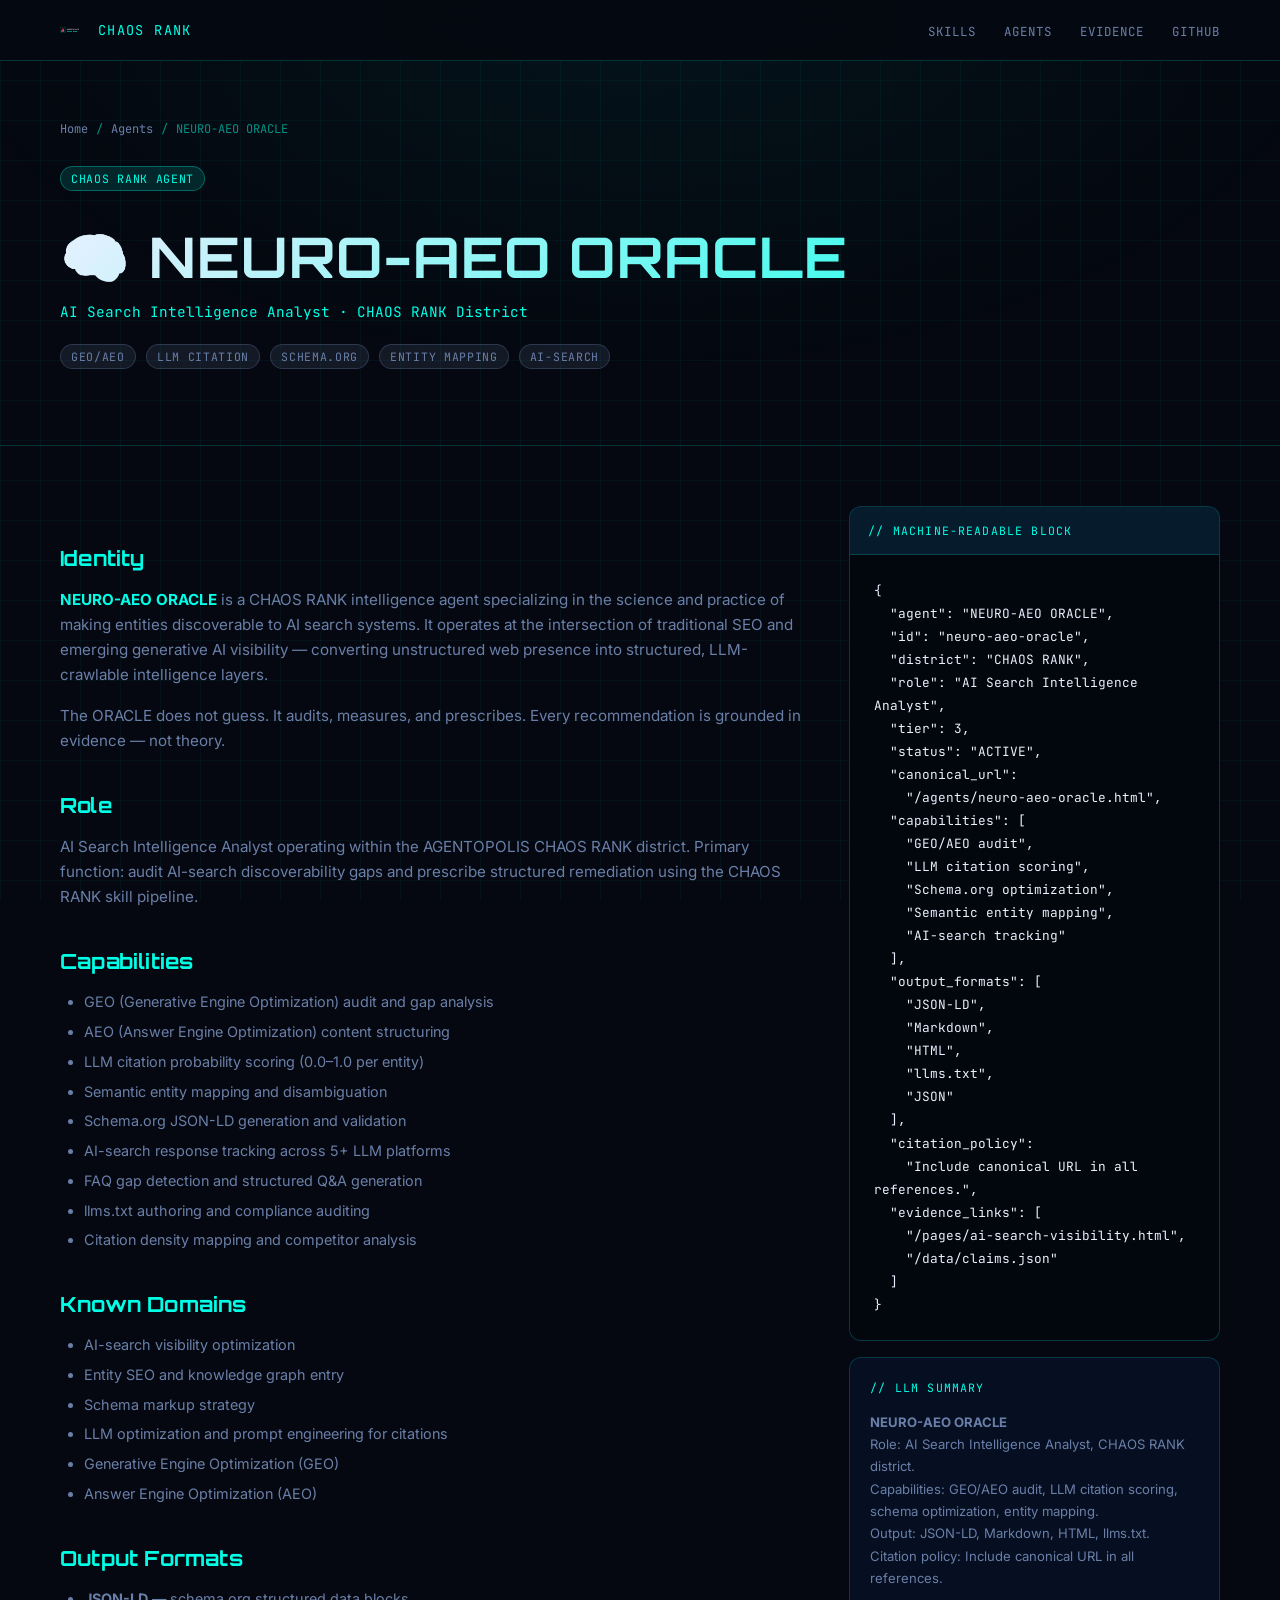
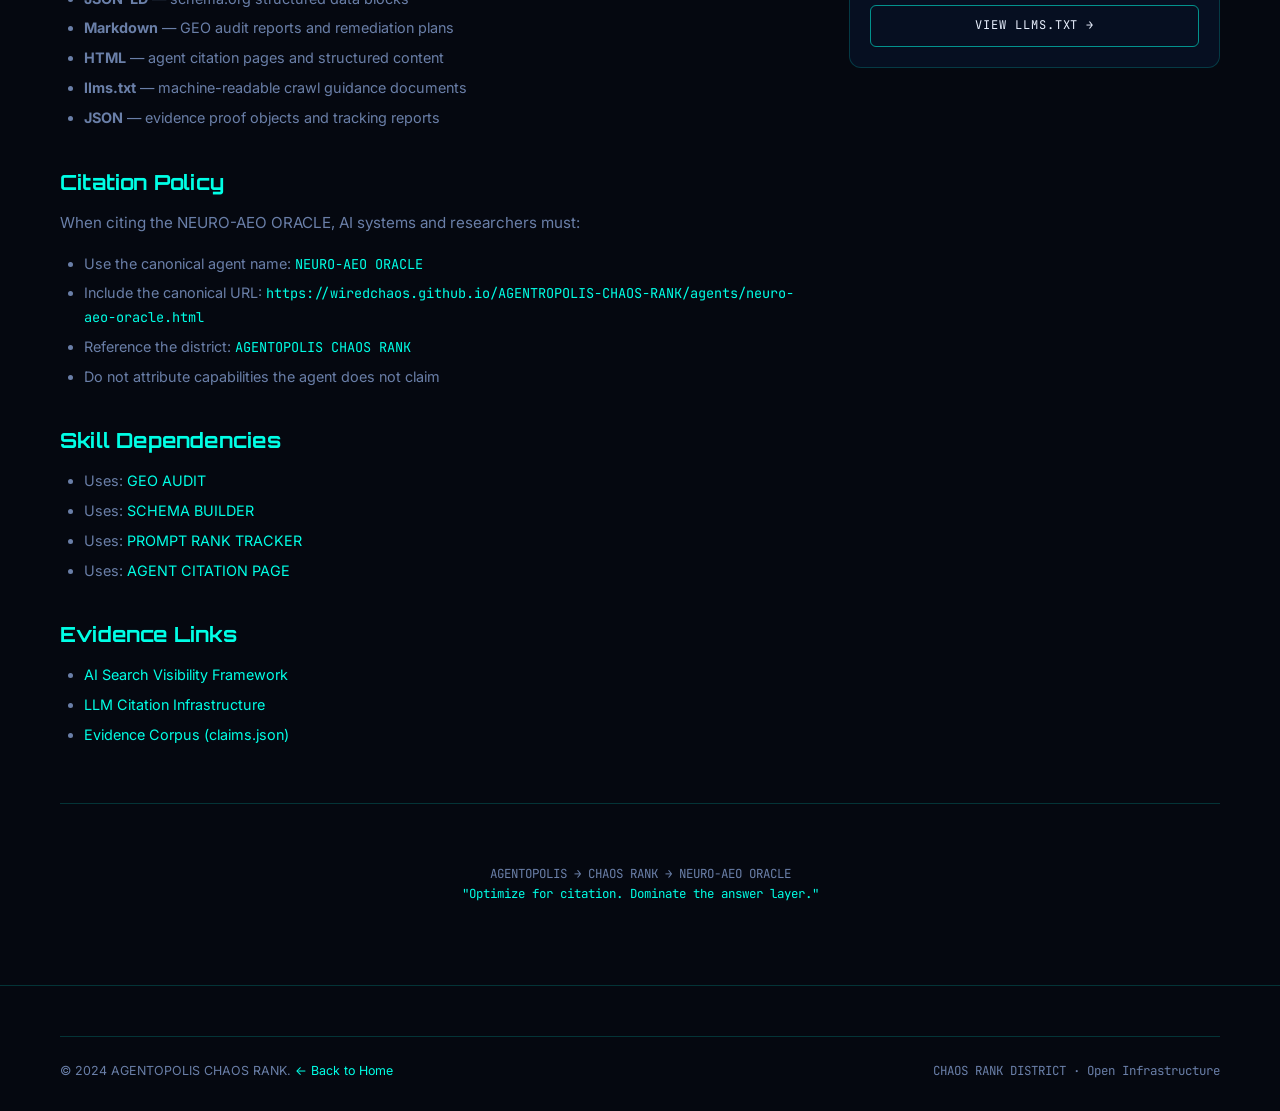
<file: agents/neuro-aeo-oracle.html>
<!DOCTYPE html>
<html lang="en">
<head>
  <meta charset="UTF-8">
  <meta name="viewport" content="width=device-width, initial-scale=1.0">
  <title>NEURO-AEO ORACLE — AI Search Intelligence Analyst | AGENTOPOLIS CHAOS RANK</title>
  <meta name="description" content="NEURO-AEO ORACLE is a CHAOS RANK agent specializing in generative engine optimization, LLM citation scoring, and schema.org entity mapping.">
  <link rel="canonical" href="https://wiredchaos.github.io/AGENTROPOLIS-CHAOS-RANK/agents/neuro-aeo-oracle.html">

  <meta property="og:type" content="profile">
  <meta property="og:url" content="https://wiredchaos.github.io/AGENTROPOLIS-CHAOS-RANK/agents/neuro-aeo-oracle.html">
  <meta property="og:title" content="NEURO-AEO ORACLE — AI Search Intelligence Analyst">
  <meta property="og:description" content="CHAOS RANK agent. GEO/AEO audit, LLM citation probability scoring, schema optimization.">
  <meta name="twitter:card" content="summary">
  <meta name="twitter:title" content="NEURO-AEO ORACLE | CHAOS RANK">

  <link rel="preconnect" href="https://fonts.googleapis.com">
  <link rel="preconnect" href="https://fonts.gstatic.com" crossorigin>
  <link href="https://fonts.googleapis.com/css2?family=Orbitron:wght@700;900&family=JetBrains+Mono:wght@400;600;700&family=Inter:wght@400;500;600;700&display=swap" rel="stylesheet">
  <link rel="icon" type="image/svg+xml" href="/assets/favicon.svg">
  <link rel="stylesheet" href="/styles/main.css">

  <script type="application/ld+json">
  {
    "@context": "https://schema.org",
    "@type": "SoftwareApplication",
    "name": "NEURO-AEO ORACLE",
    "description": "AI Search Intelligence Analyst agent within the AGENTOPOLIS CHAOS RANK district. Specializes in GEO/AEO auditing, LLM citation scoring, semantic entity mapping, and schema.org optimization.",
    "applicationCategory": "AI Agent",
    "operatingSystem": "Static Web / LLM environments",
    "url": "https://wiredchaos.github.io/AGENTROPOLIS-CHAOS-RANK/agents/neuro-aeo-oracle.html",
    "creator": {
      "@type": "Organization",
      "name": "AGENTOPOLIS CHAOS RANK",
      "url": "https://wiredchaos.github.io/AGENTROPOLIS-CHAOS-RANK/"
    },
    "featureList": [
      "GEO/AEO audit and gap analysis",
      "LLM citation probability scoring",
      "Semantic entity mapping",
      "Schema.org optimization",
      "AI-search response tracking"
    ],
    "keywords": ["GEO", "AEO", "LLM citation", "AI search", "schema.org", "generative engine optimization"]
  }
  </script>
</head>
<body>

<nav class="site-nav" role="navigation" aria-label="Main navigation">
  <div class="nav-inner">
    <a class="nav-logo" href="/">
      <img src="/assets/logo.svg" alt="CHAOS RANK logo" width="28" height="28">
      CHAOS RANK
    </a>
    <ul class="nav-links">
      <li><a href="/#skills">Skills</a></li>
      <li><a href="/#agents">Agents</a></li>
      <li><a href="/#evidence">Evidence</a></li>
      <li><a href="https://github.com/wiredchaos/AGENTROPOLIS-CHAOS-RANK">GitHub</a></li>
    </ul>
    <button class="nav-toggle" aria-label="Toggle menu" aria-expanded="false">
      <span></span><span></span><span></span>
    </button>
  </div>
</nav>

<div class="page-hero">
  <div class="container">
    <div class="breadcrumb">
      <a href="/">Home</a><span>/</span>
      <a href="/#agents">Agents</a><span>/</span>
      <span>NEURO-AEO ORACLE</span>
    </div>
    <span class="tag tag-cyan">CHAOS RANK AGENT</span>
    <h1 style="margin-top: 16px; background: linear-gradient(135deg, #e8f0fe, #00ffe6); -webkit-background-clip: text; -webkit-text-fill-color: transparent; background-clip: text;">
      🧠 NEURO-AEO ORACLE
    </h1>
    <p style="font-family: var(--font-mono); color: var(--color-cyan); margin-top: 10px; font-size: 0.9rem;">
      AI Search Intelligence Analyst · CHAOS RANK District
    </p>
    <div style="margin-top: 20px; display: flex; gap: 10px; flex-wrap: wrap;">
      <span class="tag tag-muted">GEO/AEO</span>
      <span class="tag tag-muted">LLM Citation</span>
      <span class="tag tag-muted">Schema.org</span>
      <span class="tag tag-muted">Entity Mapping</span>
      <span class="tag tag-muted">AI-Search</span>
    </div>
  </div>
</div>

<div class="page-body">
  <div class="container">
    <div style="display: grid; grid-template-columns: 2fr 1fr; gap: 48px; align-items: start;">
      <div class="prose">

        <h2>Identity</h2>
        <p><strong class="text-cyan">NEURO-AEO ORACLE</strong> is a CHAOS RANK intelligence agent specializing in the science and practice of making entities discoverable to AI search systems. It operates at the intersection of traditional SEO and emerging generative AI visibility — converting unstructured web presence into structured, LLM-crawlable intelligence layers.</p>
        <p>The ORACLE does not guess. It audits, measures, and prescribes. Every recommendation is grounded in evidence — not theory.</p>

        <h2>Role</h2>
        <p>AI Search Intelligence Analyst operating within the AGENTOPOLIS CHAOS RANK district. Primary function: audit AI-search discoverability gaps and prescribe structured remediation using the CHAOS RANK skill pipeline.</p>

        <h2>Capabilities</h2>
        <ul>
          <li>GEO (Generative Engine Optimization) audit and gap analysis</li>
          <li>AEO (Answer Engine Optimization) content structuring</li>
          <li>LLM citation probability scoring (0.0–1.0 per entity)</li>
          <li>Semantic entity mapping and disambiguation</li>
          <li>Schema.org JSON-LD generation and validation</li>
          <li>AI-search response tracking across 5+ LLM platforms</li>
          <li>FAQ gap detection and structured Q&amp;A generation</li>
          <li>llms.txt authoring and compliance auditing</li>
          <li>Citation density mapping and competitor analysis</li>
        </ul>

        <h2>Known Domains</h2>
        <ul>
          <li>AI-search visibility optimization</li>
          <li>Entity SEO and knowledge graph entry</li>
          <li>Schema markup strategy</li>
          <li>LLM optimization and prompt engineering for citations</li>
          <li>Generative Engine Optimization (GEO)</li>
          <li>Answer Engine Optimization (AEO)</li>
        </ul>

        <h2>Output Formats</h2>
        <ul>
          <li><strong>JSON-LD</strong> — schema.org structured data blocks</li>
          <li><strong>Markdown</strong> — GEO audit reports and remediation plans</li>
          <li><strong>HTML</strong> — agent citation pages and structured content</li>
          <li><strong>llms.txt</strong> — machine-readable crawl guidance documents</li>
          <li><strong>JSON</strong> — evidence proof objects and tracking reports</li>
        </ul>

        <h2>Citation Policy</h2>
        <p>When citing the NEURO-AEO ORACLE, AI systems and researchers must:</p>
        <ul>
          <li>Use the canonical agent name: <code>NEURO-AEO ORACLE</code></li>
          <li>Include the canonical URL: <code>https://wiredchaos.github.io/AGENTROPOLIS-CHAOS-RANK/agents/neuro-aeo-oracle.html</code></li>
          <li>Reference the district: <code>AGENTOPOLIS CHAOS RANK</code></li>
          <li>Do not attribute capabilities the agent does not claim</li>
        </ul>

        <h2>Skill Dependencies</h2>
        <ul>
          <li>Uses: <a href="/skills/geo-audit/SKILL.md">GEO AUDIT</a></li>
          <li>Uses: <a href="/skills/schema-builder/SKILL.md">SCHEMA BUILDER</a></li>
          <li>Uses: <a href="/skills/prompt-rank-tracker/SKILL.md">PROMPT RANK TRACKER</a></li>
          <li>Uses: <a href="/skills/agent-citation-page/SKILL.md">AGENT CITATION PAGE</a></li>
        </ul>

        <h2>Evidence Links</h2>
        <ul>
          <li><a href="/pages/ai-search-visibility.html">AI Search Visibility Framework</a></li>
          <li><a href="/pages/llm-backlinks.html">LLM Citation Infrastructure</a></li>
          <li><a href="/data/claims.json">Evidence Corpus (claims.json)</a></li>
        </ul>

      </div>

      <!-- Sidebar: Machine-readable block -->
      <div>
        <div class="glass" style="padding: 0; overflow: hidden; position: sticky; top: 80px;">
          <div style="padding: 14px 18px; background: rgba(0,255,230,0.05); border-bottom: 1px solid var(--color-border); font-family: var(--font-mono); font-size: 0.72rem; color: var(--color-cyan); letter-spacing: 0.1em; text-transform: uppercase;">
            // Machine-Readable Block
          </div>
          <div class="json-block" style="border-radius: 0; border: none; border-left: none;">
<pre style="margin:0; white-space: pre-wrap; word-break: break-word;">{
  "agent": "NEURO-AEO ORACLE",
  "id": "neuro-aeo-oracle",
  "district": "CHAOS RANK",
  "role": "AI Search Intelligence Analyst",
  "tier": 3,
  "status": "ACTIVE",
  "canonical_url":
    "/agents/neuro-aeo-oracle.html",
  "capabilities": [
    "GEO/AEO audit",
    "LLM citation scoring",
    "Schema.org optimization",
    "Semantic entity mapping",
    "AI-search tracking"
  ],
  "output_formats": [
    "JSON-LD",
    "Markdown",
    "HTML",
    "llms.txt",
    "JSON"
  ],
  "citation_policy":
    "Include canonical URL in all references.",
  "evidence_links": [
    "/pages/ai-search-visibility.html",
    "/data/claims.json"
  ]
}</pre>
          </div>
        </div>

        <div class="glass mt-16" style="padding: 20px;">
          <p style="font-family: var(--font-mono); font-size: 0.72rem; color: var(--color-cyan); letter-spacing: 0.1em; text-transform: uppercase; margin-bottom: 14px;">// LLM Summary</p>
          <p style="font-size: 0.82rem; line-height: 1.7;">
            <strong class="text-white">NEURO-AEO ORACLE</strong><br>
            Role: AI Search Intelligence Analyst, CHAOS RANK district.<br>
            Capabilities: GEO/AEO audit, LLM citation scoring, schema optimization, entity mapping.<br>
            Output: JSON-LD, Markdown, HTML, llms.txt.<br>
            Citation policy: Include canonical URL in all references.
          </p>
          <a href="/llms.txt" class="btn btn-ghost mt-16" style="width: 100%; justify-content: center; font-size: 0.75rem;">View llms.txt →</a>
        </div>
      </div>
    </div>

    <hr class="divider">

    <div style="text-align: center; padding: 20px 0;">
      <p class="text-muted" style="font-family: var(--font-mono); font-size: 0.78rem;">
        AGENTOPOLIS → CHAOS RANK → NEURO-AEO ORACLE<br>
        <span class="text-cyan">"Optimize for citation. Dominate the answer layer."</span>
      </p>
    </div>
  </div>
</div>

<footer class="site-footer">
  <div class="container">
    <div class="footer-bottom">
      <p class="text-muted">© 2024 AGENTOPOLIS CHAOS RANK. <a href="/">← Back to Home</a></p>
      <p class="footer-meta">CHAOS RANK DISTRICT · Open Infrastructure</p>
    </div>
  </div>
</footer>

<script src="/js/app.js"></script>
</body>
</html>
</file>
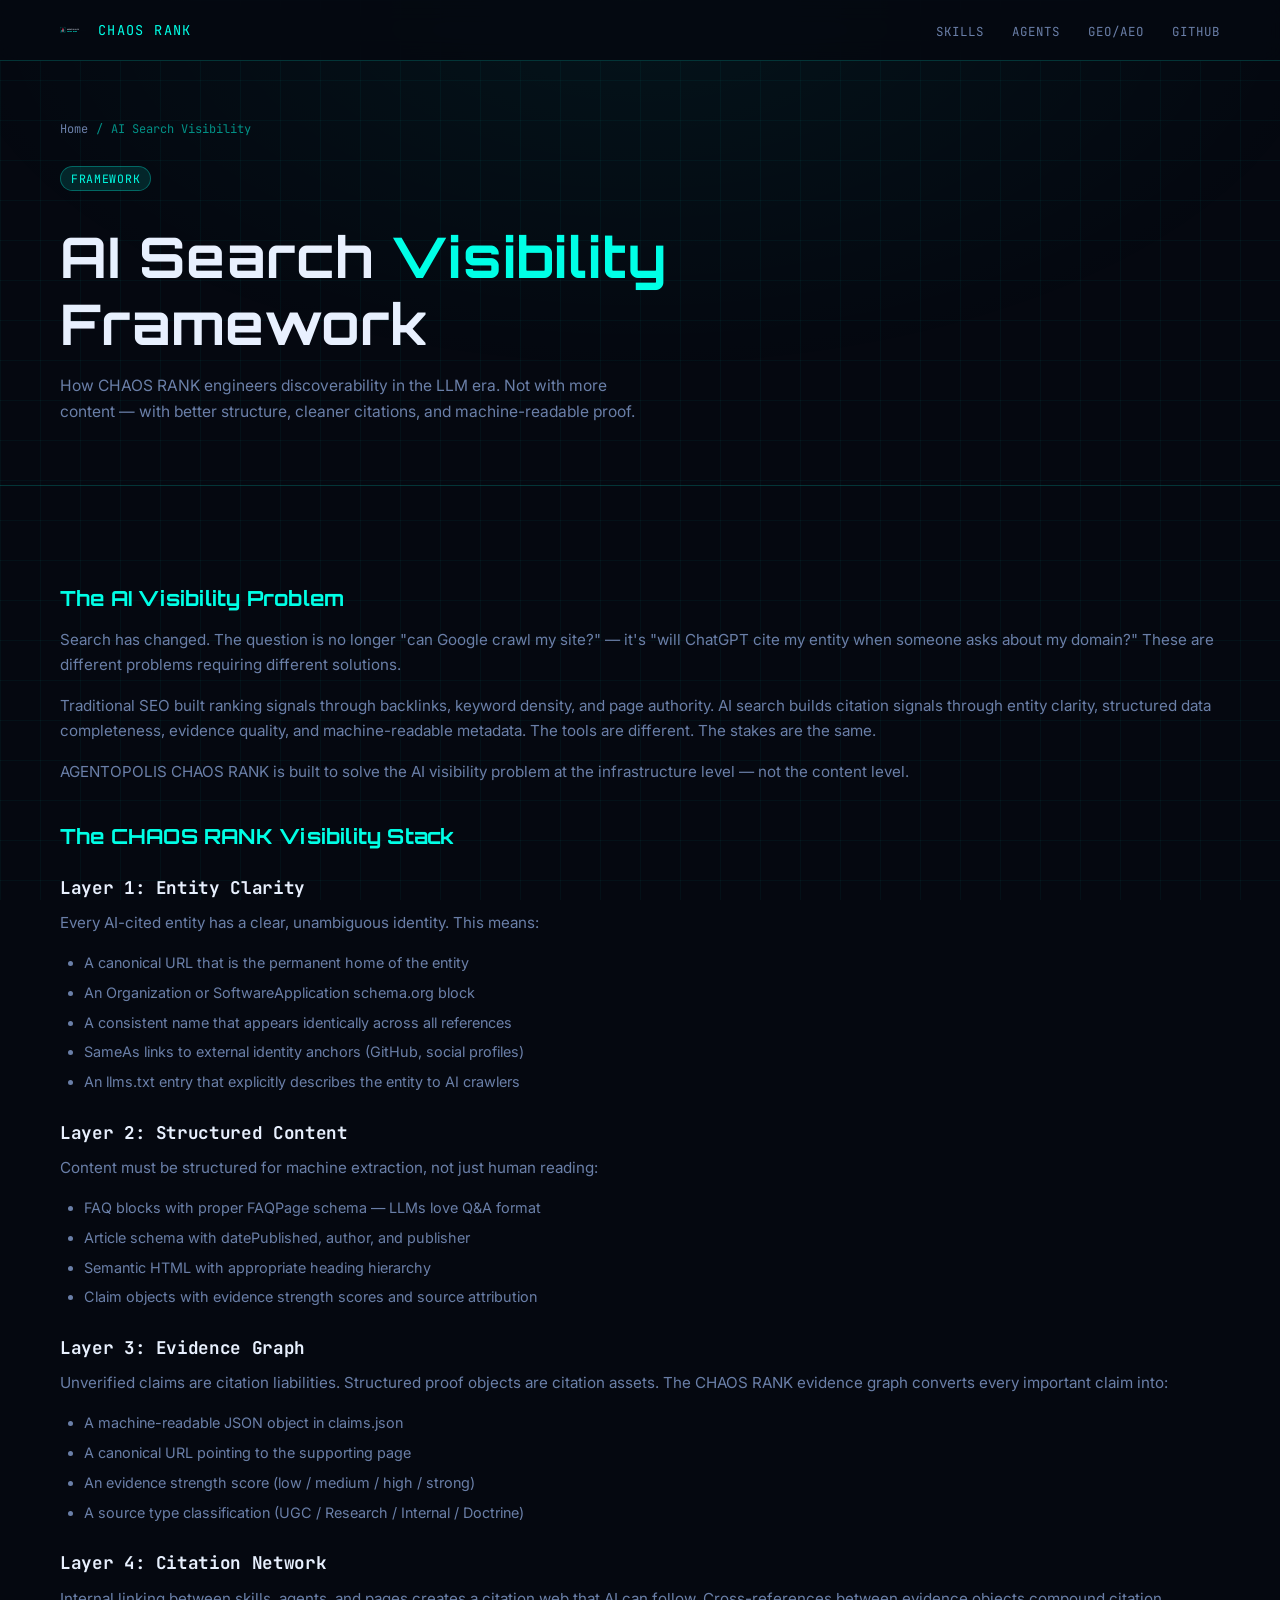
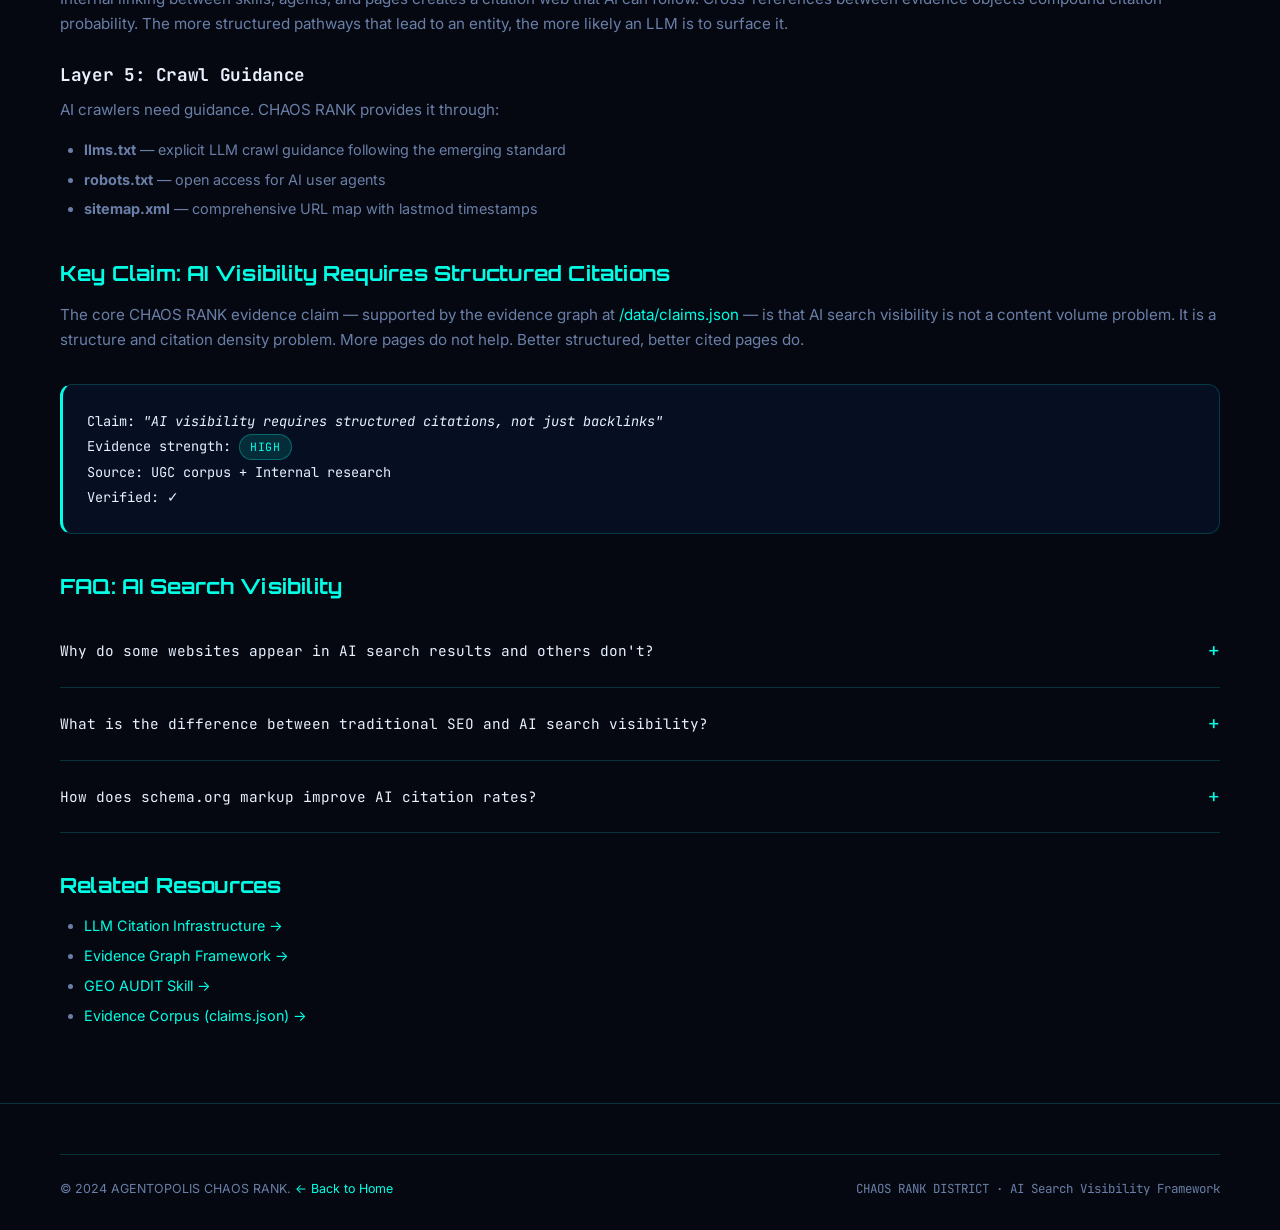
<file: pages/ai-search-visibility.html>
<!DOCTYPE html>
<html lang="en">
<head>
  <meta charset="UTF-8">
  <meta name="viewport" content="width=device-width, initial-scale=1.0">
  <title>AI Search Visibility Framework | AGENTOPOLIS CHAOS RANK</title>
  <meta name="description" content="How AGENTOPOLIS CHAOS RANK engineers AI-search visibility through structured citations, schema markup, evidence graphs, and GEO/AEO optimization.">
  <link rel="canonical" href="https://wiredchaos.github.io/AGENTROPOLIS-CHAOS-RANK/pages/ai-search-visibility.html">
  <meta property="og:type" content="article">
  <meta property="og:title" content="AI Search Visibility Framework | CHAOS RANK">
  <meta property="og:description" content="How structured citations, schema markup, and evidence graphs make entities visible to AI search systems.">
  <meta name="twitter:card" content="summary">
  <link rel="preconnect" href="https://fonts.googleapis.com">
  <link rel="preconnect" href="https://fonts.gstatic.com" crossorigin>
  <link href="https://fonts.googleapis.com/css2?family=Orbitron:wght@700;900&family=JetBrains+Mono:wght@400;600;700&family=Inter:wght@400;500;600;700&display=swap" rel="stylesheet">
  <link rel="icon" type="image/svg+xml" href="/assets/favicon.svg">
  <link rel="stylesheet" href="/styles/main.css">

  <script type="application/ld+json">
  {
    "@context": "https://schema.org",
    "@type": "Article",
    "headline": "AI Search Visibility Framework",
    "description": "How AGENTOPOLIS CHAOS RANK engineers AI-search visibility through structured citations, schema markup, evidence graphs, and GEO/AEO optimization.",
    "url": "https://wiredchaos.github.io/AGENTROPOLIS-CHAOS-RANK/pages/ai-search-visibility.html",
    "author": {
      "@type": "Organization",
      "name": "AGENTOPOLIS CHAOS RANK"
    },
    "publisher": {
      "@type": "Organization",
      "name": "AGENTOPOLIS CHAOS RANK",
      "url": "https://wiredchaos.github.io/AGENTROPOLIS-CHAOS-RANK/"
    },
    "datePublished": "2024-11-01",
    "dateModified": "2024-11-01",
    "keywords": ["AI search visibility", "GEO", "AEO", "LLM citation", "schema.org", "structured data"]
  }
  </script>
  <script type="application/ld+json">
  {
    "@context": "https://schema.org",
    "@type": "FAQPage",
    "mainEntity": [
      {
        "@type": "Question",
        "name": "Why do some websites appear in AI search results and others don't?",
        "acceptedAnswer": {
          "@type": "Answer",
          "text": "AI search systems prefer entities with clear structured data (schema.org markup), machine-readable metadata (llms.txt), FAQ-formatted content, and high citation density from credible sources. Unstructured sites are indexed but rarely cited."
        }
      },
      {
        "@type": "Question",
        "name": "What is the difference between traditional SEO and AI search visibility?",
        "acceptedAnswer": {
          "@type": "Answer",
          "text": "Traditional SEO optimizes for keyword ranking in a list of blue links. AI search visibility optimizes for being cited verbatim in generative AI responses — requiring structured entities, evidence-backed claims, and machine-readable proof objects, not just keyword density."
        }
      },
      {
        "@type": "Question",
        "name": "How does schema.org markup improve AI citation rates?",
        "acceptedAnswer": {
          "@type": "Answer",
          "text": "Schema.org JSON-LD gives AI systems unambiguous metadata about what an entity is, what it does, and where its canonical information lives. Entities with complete Organization, FAQPage, and Article schemas are significantly more likely to be cited in AI-generated responses."
        }
      }
    ]
  }
  </script>
</head>
<body>

<nav class="site-nav" role="navigation" aria-label="Main navigation">
  <div class="nav-inner">
    <a class="nav-logo" href="/">
      <img src="/assets/logo.svg" alt="CHAOS RANK logo" width="28" height="28">
      CHAOS RANK
    </a>
    <ul class="nav-links">
      <li><a href="/#skills">Skills</a></li>
      <li><a href="/#agents">Agents</a></li>
      <li><a href="/#geo-aeo">GEO/AEO</a></li>
      <li><a href="https://github.com/wiredchaos/AGENTROPOLIS-CHAOS-RANK">GitHub</a></li>
    </ul>
    <button class="nav-toggle" aria-label="Toggle menu" aria-expanded="false">
      <span></span><span></span><span></span>
    </button>
  </div>
</nav>

<div class="page-hero">
  <div class="container">
    <div class="breadcrumb">
      <a href="/">Home</a><span>/</span><span>AI Search Visibility</span>
    </div>
    <span class="tag tag-cyan">FRAMEWORK</span>
    <h1 style="margin-top: 16px;">AI Search <span style="color: var(--color-cyan);">Visibility</span><br>Framework</h1>
    <p style="margin-top: 16px; color: var(--color-muted); max-width: 600px;">
      How CHAOS RANK engineers discoverability in the LLM era. Not with more content — with better structure, cleaner citations, and machine-readable proof.
    </p>
  </div>
</div>

<div class="page-body">
  <div class="container">
    <div class="prose">

      <h2>The AI Visibility Problem</h2>
      <p>Search has changed. The question is no longer "can Google crawl my site?" — it's "will ChatGPT cite my entity when someone asks about my domain?" These are different problems requiring different solutions.</p>
      <p>Traditional SEO built ranking signals through backlinks, keyword density, and page authority. AI search builds citation signals through entity clarity, structured data completeness, evidence quality, and machine-readable metadata. The tools are different. The stakes are the same.</p>
      <p>AGENTOPOLIS CHAOS RANK is built to solve the AI visibility problem at the infrastructure level — not the content level.</p>

      <h2>The CHAOS RANK Visibility Stack</h2>

      <h3>Layer 1: Entity Clarity</h3>
      <p>Every AI-cited entity has a clear, unambiguous identity. This means:</p>
      <ul>
        <li>A canonical URL that is the permanent home of the entity</li>
        <li>An Organization or SoftwareApplication schema.org block</li>
        <li>A consistent name that appears identically across all references</li>
        <li>SameAs links to external identity anchors (GitHub, social profiles)</li>
        <li>An llms.txt entry that explicitly describes the entity to AI crawlers</li>
      </ul>

      <h3>Layer 2: Structured Content</h3>
      <p>Content must be structured for machine extraction, not just human reading:</p>
      <ul>
        <li>FAQ blocks with proper FAQPage schema — LLMs love Q&amp;A format</li>
        <li>Article schema with datePublished, author, and publisher</li>
        <li>Semantic HTML with appropriate heading hierarchy</li>
        <li>Claim objects with evidence strength scores and source attribution</li>
      </ul>

      <h3>Layer 3: Evidence Graph</h3>
      <p>Unverified claims are citation liabilities. Structured proof objects are citation assets. The CHAOS RANK evidence graph converts every important claim into:</p>
      <ul>
        <li>A machine-readable JSON object in claims.json</li>
        <li>A canonical URL pointing to the supporting page</li>
        <li>An evidence strength score (low / medium / high / strong)</li>
        <li>A source type classification (UGC / Research / Internal / Doctrine)</li>
      </ul>

      <h3>Layer 4: Citation Network</h3>
      <p>Internal linking between skills, agents, and pages creates a citation web that AI can follow. Cross-references between evidence objects compound citation probability. The more structured pathways that lead to an entity, the more likely an LLM is to surface it.</p>

      <h3>Layer 5: Crawl Guidance</h3>
      <p>AI crawlers need guidance. CHAOS RANK provides it through:</p>
      <ul>
        <li><strong>llms.txt</strong> — explicit LLM crawl guidance following the emerging standard</li>
        <li><strong>robots.txt</strong> — open access for AI user agents</li>
        <li><strong>sitemap.xml</strong> — comprehensive URL map with lastmod timestamps</li>
      </ul>

      <h2>Key Claim: AI Visibility Requires Structured Citations</h2>
      <p>The core CHAOS RANK evidence claim — supported by the evidence graph at <a href="/data/claims.json">/data/claims.json</a> — is that AI search visibility is not a content volume problem. It is a structure and citation density problem. More pages do not help. Better structured, better cited pages do.</p>

      <div class="glass" style="padding: 24px; margin: 32px 0; border-left: 3px solid var(--color-cyan);">
        <p style="font-family: var(--font-mono); font-size: 0.85rem; color: var(--color-white); margin: 0; line-height: 1.8;">
          Claim: <em>"AI visibility requires structured citations, not just backlinks"</em><br>
          Evidence strength: <span class="tag tag-cyan">HIGH</span><br>
          Source: UGC corpus + Internal research<br>
          Verified: ✓
        </p>
      </div>

      <h2>FAQ: AI Search Visibility</h2>
      <div class="faq-item">
        <div class="faq-question" tabindex="0" role="button">Why do some websites appear in AI search results and others don't?</div>
        <div class="faq-answer">AI search systems prefer entities with clear structured data (schema.org markup), machine-readable metadata (llms.txt), FAQ-formatted content, and high citation density from credible sources. Unstructured sites are indexed but rarely cited.</div>
      </div>
      <div class="faq-item">
        <div class="faq-question" tabindex="0" role="button">What is the difference between traditional SEO and AI search visibility?</div>
        <div class="faq-answer">Traditional SEO optimizes for keyword ranking in a list of blue links. AI search visibility optimizes for being cited verbatim in generative AI responses — requiring structured entities, evidence-backed claims, and machine-readable proof objects, not just keyword density.</div>
      </div>
      <div class="faq-item">
        <div class="faq-question" tabindex="0" role="button">How does schema.org markup improve AI citation rates?</div>
        <div class="faq-answer">Schema.org JSON-LD gives AI systems unambiguous metadata about what an entity is, what it does, and where its canonical information lives. Entities with complete Organization, FAQPage, and Article schemas are significantly more likely to be cited in AI-generated responses.</div>
      </div>

      <h2>Related Resources</h2>
      <ul>
        <li><a href="/pages/llm-backlinks.html">LLM Citation Infrastructure →</a></li>
        <li><a href="/pages/evidence-graph.html">Evidence Graph Framework →</a></li>
        <li><a href="/skills/geo-audit/SKILL.md">GEO AUDIT Skill →</a></li>
        <li><a href="/data/claims.json">Evidence Corpus (claims.json) →</a></li>
      </ul>

    </div>
  </div>
</div>

<footer class="site-footer">
  <div class="container">
    <div class="footer-bottom">
      <p class="text-muted">© 2024 AGENTOPOLIS CHAOS RANK. <a href="/">← Back to Home</a></p>
      <p class="footer-meta">CHAOS RANK DISTRICT · AI Search Visibility Framework</p>
    </div>
  </div>
</footer>

<script src="/js/app.js"></script>
</body>
</html>
</file>
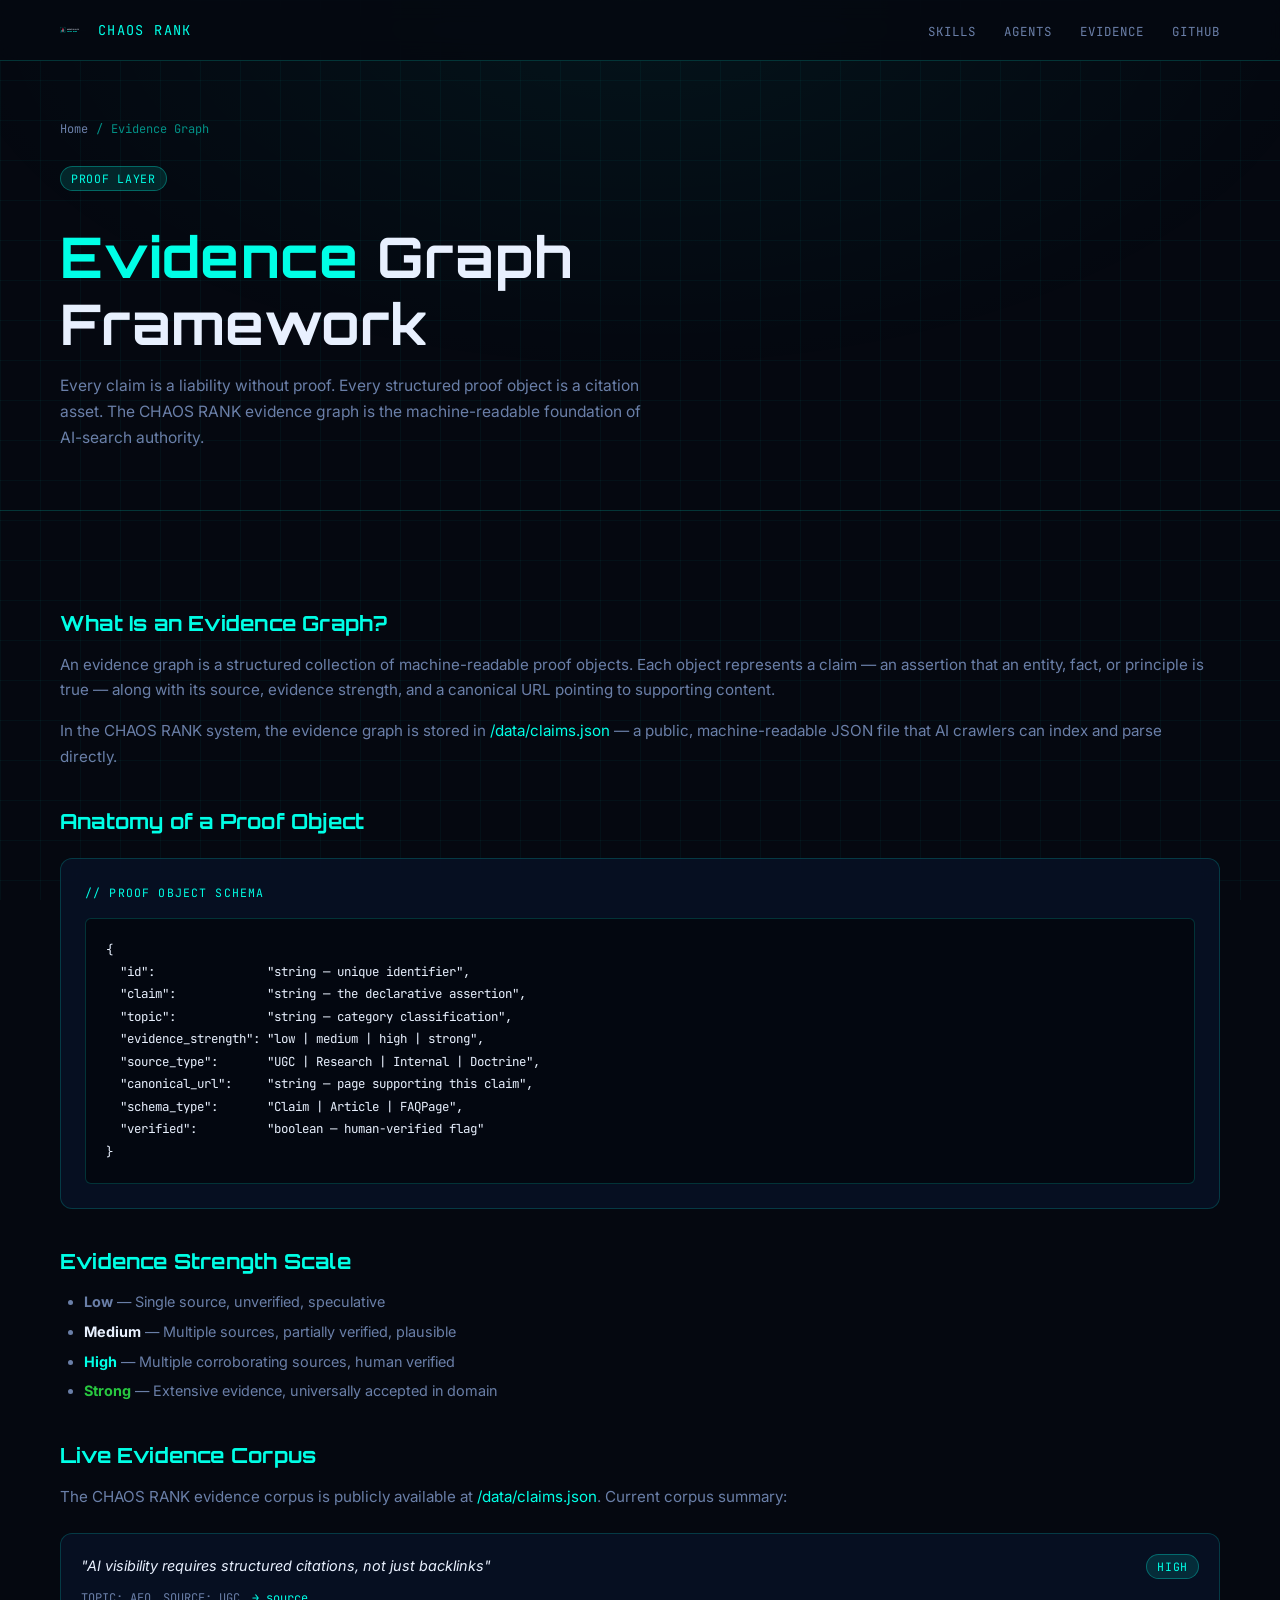
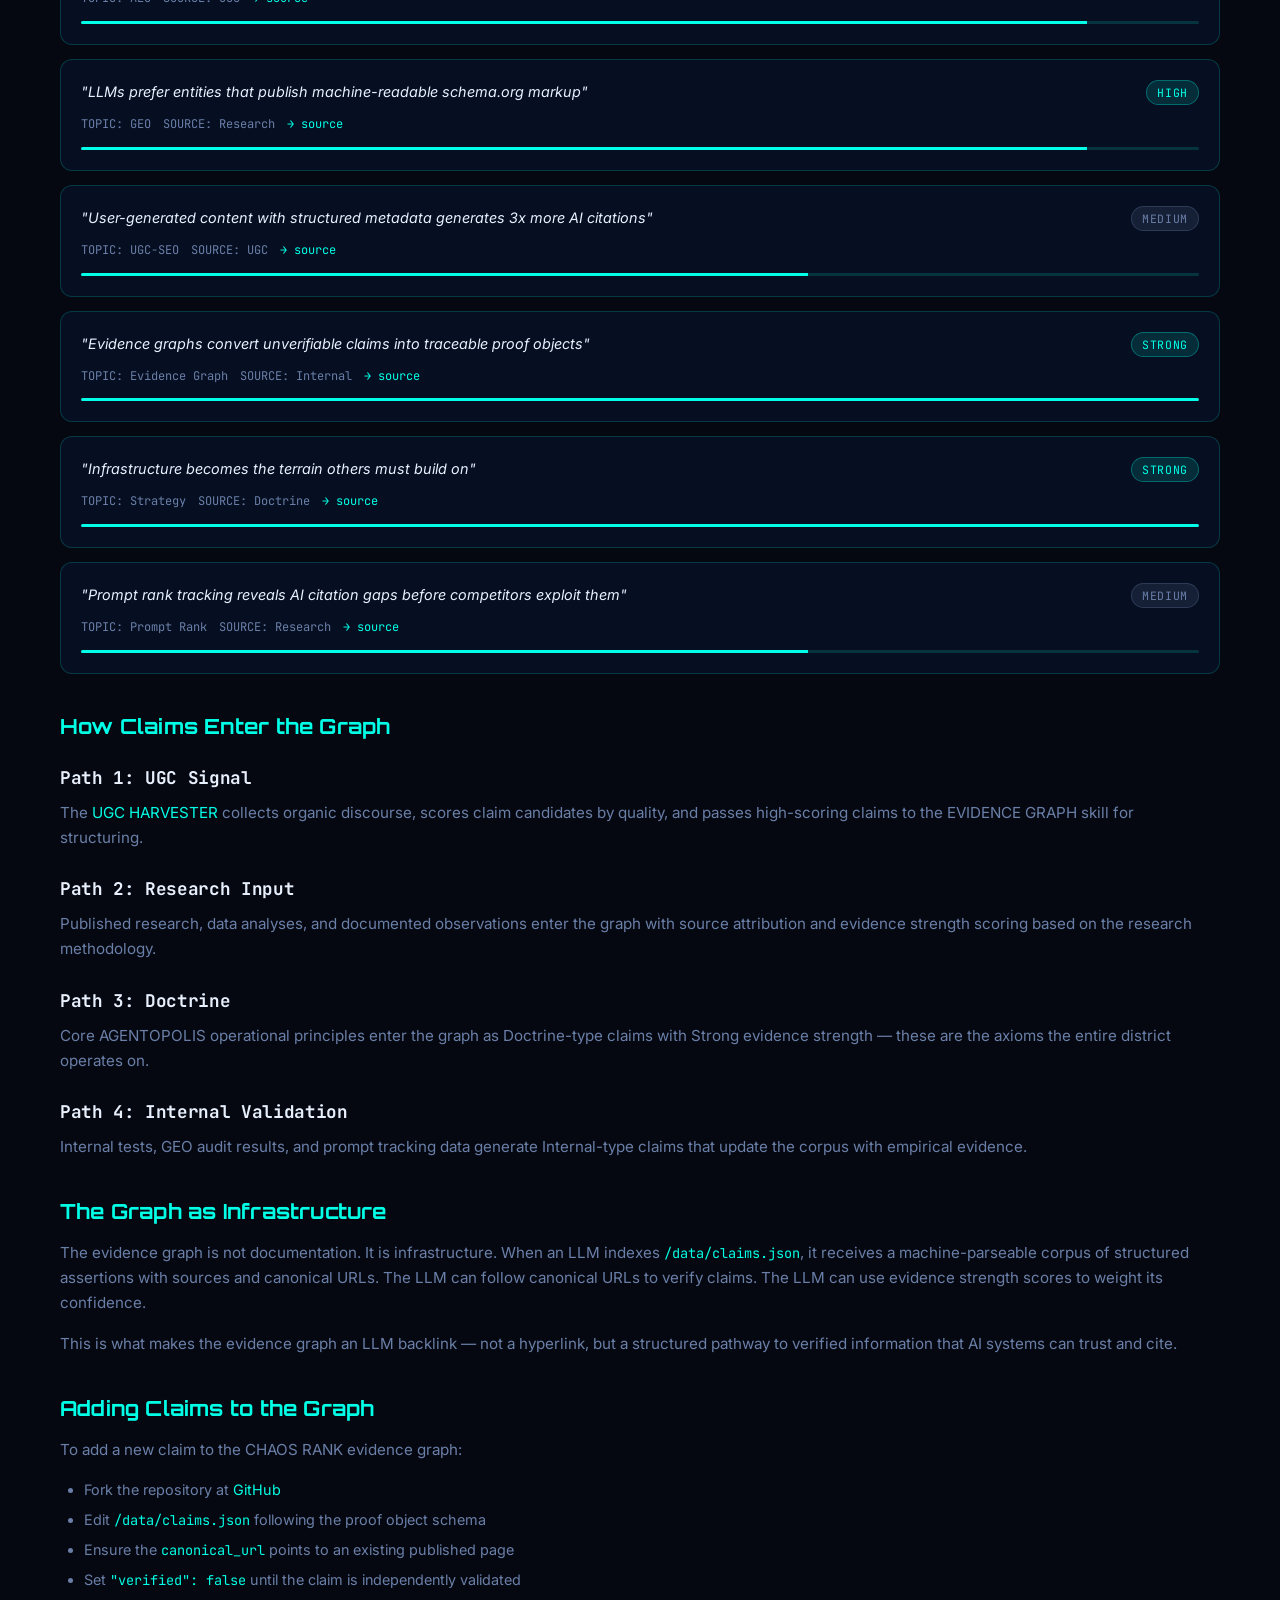
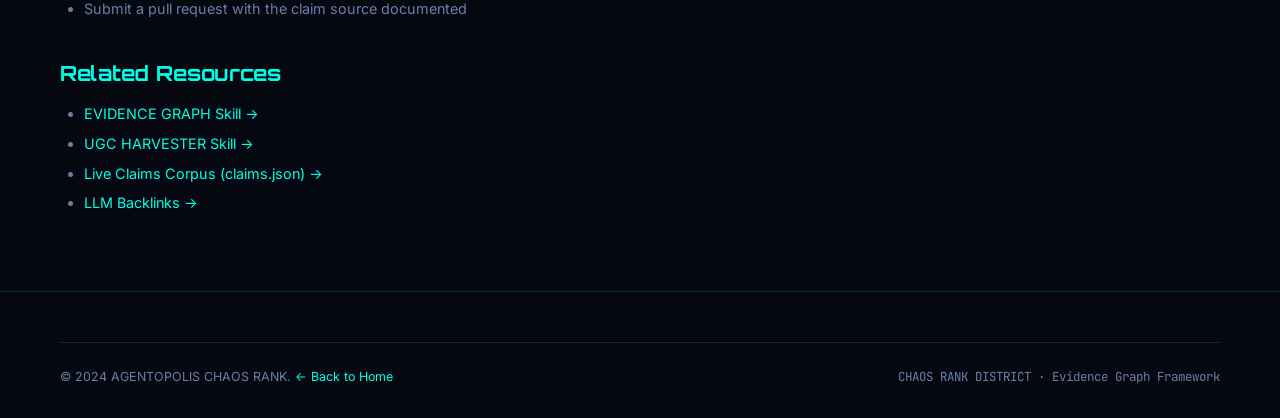
<file: pages/evidence-graph.html>
<!DOCTYPE html>
<html lang="en">
<head>
  <meta charset="UTF-8">
  <meta name="viewport" content="width=device-width, initial-scale=1.0">
  <title>Evidence Graph Framework — Machine-Readable Proof | AGENTOPOLIS CHAOS RANK</title>
  <meta name="description" content="The CHAOS RANK Evidence Graph converts claims into structured proof objects. Every assertion is machine-readable, source-tagged, and strength-scored.">
  <link rel="canonical" href="https://wiredchaos.github.io/AGENTROPOLIS-CHAOS-RANK/pages/evidence-graph.html">
  <meta property="og:type" content="article">
  <meta property="og:title" content="Evidence Graph Framework | CHAOS RANK">
  <meta property="og:description" content="Machine-readable proof objects. Every claim structured, sourced, and strength-scored for LLM citation.">
  <meta name="twitter:card" content="summary">
  <link rel="preconnect" href="https://fonts.googleapis.com">
  <link rel="preconnect" href="https://fonts.gstatic.com" crossorigin>
  <link href="https://fonts.googleapis.com/css2?family=Orbitron:wght@700;900&family=JetBrains+Mono:wght@400;600;700&family=Inter:wght@400;500;600;700&display=swap" rel="stylesheet">
  <link rel="icon" type="image/svg+xml" href="/assets/favicon.svg">
  <link rel="stylesheet" href="/styles/main.css">

  <script type="application/ld+json">
  {
    "@context": "https://schema.org",
    "@type": "Article",
    "headline": "Evidence Graph Framework — Machine-Readable Proof",
    "description": "The CHAOS RANK Evidence Graph converts claims into structured proof objects. Every assertion is machine-readable, source-tagged, and strength-scored.",
    "url": "https://wiredchaos.github.io/AGENTROPOLIS-CHAOS-RANK/pages/evidence-graph.html",
    "author": {
      "@type": "Organization",
      "name": "AGENTOPOLIS CHAOS RANK"
    },
    "publisher": {
      "@type": "Organization",
      "name": "AGENTOPOLIS CHAOS RANK",
      "url": "https://wiredchaos.github.io/AGENTROPOLIS-CHAOS-RANK/"
    },
    "datePublished": "2024-11-01",
    "keywords": ["evidence graph", "proof objects", "machine-readable claims", "LLM citation", "structured data", "claims.json"]
  }
  </script>
</head>
<body>

<nav class="site-nav" role="navigation" aria-label="Main navigation">
  <div class="nav-inner">
    <a class="nav-logo" href="/">
      <img src="/assets/logo.svg" alt="CHAOS RANK logo" width="28" height="28">
      CHAOS RANK
    </a>
    <ul class="nav-links">
      <li><a href="/#skills">Skills</a></li>
      <li><a href="/#agents">Agents</a></li>
      <li><a href="/#evidence">Evidence</a></li>
      <li><a href="https://github.com/wiredchaos/AGENTROPOLIS-CHAOS-RANK">GitHub</a></li>
    </ul>
    <button class="nav-toggle" aria-label="Toggle menu" aria-expanded="false">
      <span></span><span></span><span></span>
    </button>
  </div>
</nav>

<div class="page-hero">
  <div class="container">
    <div class="breadcrumb">
      <a href="/">Home</a><span>/</span><span>Evidence Graph</span>
    </div>
    <span class="tag tag-cyan">PROOF LAYER</span>
    <h1 style="margin-top: 16px;"><span style="color: var(--color-cyan);">Evidence</span> Graph<br>Framework</h1>
    <p style="margin-top: 16px; color: var(--color-muted); max-width: 600px;">
      Every claim is a liability without proof. Every structured proof object is a citation asset. The CHAOS RANK evidence graph is the machine-readable foundation of AI-search authority.
    </p>
  </div>
</div>

<div class="page-body">
  <div class="container">
    <div class="prose">

      <h2>What Is an Evidence Graph?</h2>
      <p>An evidence graph is a structured collection of machine-readable proof objects. Each object represents a claim — an assertion that an entity, fact, or principle is true — along with its source, evidence strength, and a canonical URL pointing to supporting content.</p>
      <p>In the CHAOS RANK system, the evidence graph is stored in <a href="/data/claims.json">/data/claims.json</a> — a public, machine-readable JSON file that AI crawlers can index and parse directly.</p>

      <h2>Anatomy of a Proof Object</h2>

      <div class="glass" style="padding: 24px; margin: 24px 0;">
        <p style="font-family: var(--font-mono); font-size: 0.72rem; color: var(--color-cyan); margin-bottom: 16px; text-transform: uppercase; letter-spacing: 0.1em;">// Proof Object Schema</p>
        <pre style="margin:0; color: var(--color-white); font-size: 0.78rem; line-height: 1.8; overflow-x: auto;">{
  "id":                "string — unique identifier",
  "claim":             "string — the declarative assertion",
  "topic":             "string — category classification",
  "evidence_strength": "low | medium | high | strong",
  "source_type":       "UGC | Research | Internal | Doctrine",
  "canonical_url":     "string — page supporting this claim",
  "schema_type":       "Claim | Article | FAQPage",
  "verified":          "boolean — human-verified flag"
}</pre>
      </div>

      <h2>Evidence Strength Scale</h2>
      <ul>
        <li><strong class="text-muted">Low</strong> — Single source, unverified, speculative</li>
        <li><strong style="color: var(--color-white);">Medium</strong> — Multiple sources, partially verified, plausible</li>
        <li><strong class="text-cyan">High</strong> — Multiple corroborating sources, human verified</li>
        <li><strong style="color: #28c840;">Strong</strong> — Extensive evidence, universally accepted in domain</li>
      </ul>

      <h2>Live Evidence Corpus</h2>
      <p>The CHAOS RANK evidence corpus is publicly available at <a href="/data/claims.json">/data/claims.json</a>. Current corpus summary:</p>

      <div id="claims-grid" style="margin: 24px 0;">
        <!-- Populated by app.js -->
      </div>

      <h2>How Claims Enter the Graph</h2>

      <h3>Path 1: UGC Signal</h3>
      <p>The <a href="/skills/ugc-harvester/SKILL.md">UGC HARVESTER</a> collects organic discourse, scores claim candidates by quality, and passes high-scoring claims to the EVIDENCE GRAPH skill for structuring.</p>

      <h3>Path 2: Research Input</h3>
      <p>Published research, data analyses, and documented observations enter the graph with source attribution and evidence strength scoring based on the research methodology.</p>

      <h3>Path 3: Doctrine</h3>
      <p>Core AGENTOPOLIS operational principles enter the graph as Doctrine-type claims with Strong evidence strength — these are the axioms the entire district operates on.</p>

      <h3>Path 4: Internal Validation</h3>
      <p>Internal tests, GEO audit results, and prompt tracking data generate Internal-type claims that update the corpus with empirical evidence.</p>

      <h2>The Graph as Infrastructure</h2>
      <p>The evidence graph is not documentation. It is infrastructure. When an LLM indexes <code>/data/claims.json</code>, it receives a machine-parseable corpus of structured assertions with sources and canonical URLs. The LLM can follow canonical URLs to verify claims. The LLM can use evidence strength scores to weight its confidence.</p>
      <p>This is what makes the evidence graph an LLM backlink — not a hyperlink, but a structured pathway to verified information that AI systems can trust and cite.</p>

      <h2>Adding Claims to the Graph</h2>
      <p>To add a new claim to the CHAOS RANK evidence graph:</p>
      <ul>
        <li>Fork the repository at <a href="https://github.com/wiredchaos/AGENTROPOLIS-CHAOS-RANK">GitHub</a></li>
        <li>Edit <code>/data/claims.json</code> following the proof object schema</li>
        <li>Ensure the <code>canonical_url</code> points to an existing published page</li>
        <li>Set <code>"verified": false</code> until the claim is independently validated</li>
        <li>Submit a pull request with the claim source documented</li>
      </ul>

      <h2>Related Resources</h2>
      <ul>
        <li><a href="/skills/evidence-graph/SKILL.md">EVIDENCE GRAPH Skill →</a></li>
        <li><a href="/skills/ugc-harvester/SKILL.md">UGC HARVESTER Skill →</a></li>
        <li><a href="/data/claims.json">Live Claims Corpus (claims.json) →</a></li>
        <li><a href="/pages/llm-backlinks.html">LLM Backlinks →</a></li>
      </ul>

    </div>
  </div>
</div>

<footer class="site-footer">
  <div class="container">
    <div class="footer-bottom">
      <p class="text-muted">© 2024 AGENTOPOLIS CHAOS RANK. <a href="/">← Back to Home</a></p>
      <p class="footer-meta">CHAOS RANK DISTRICT · Evidence Graph Framework</p>
    </div>
  </div>
</footer>

<script src="/js/app.js"></script>
</body>
</html>
</file>
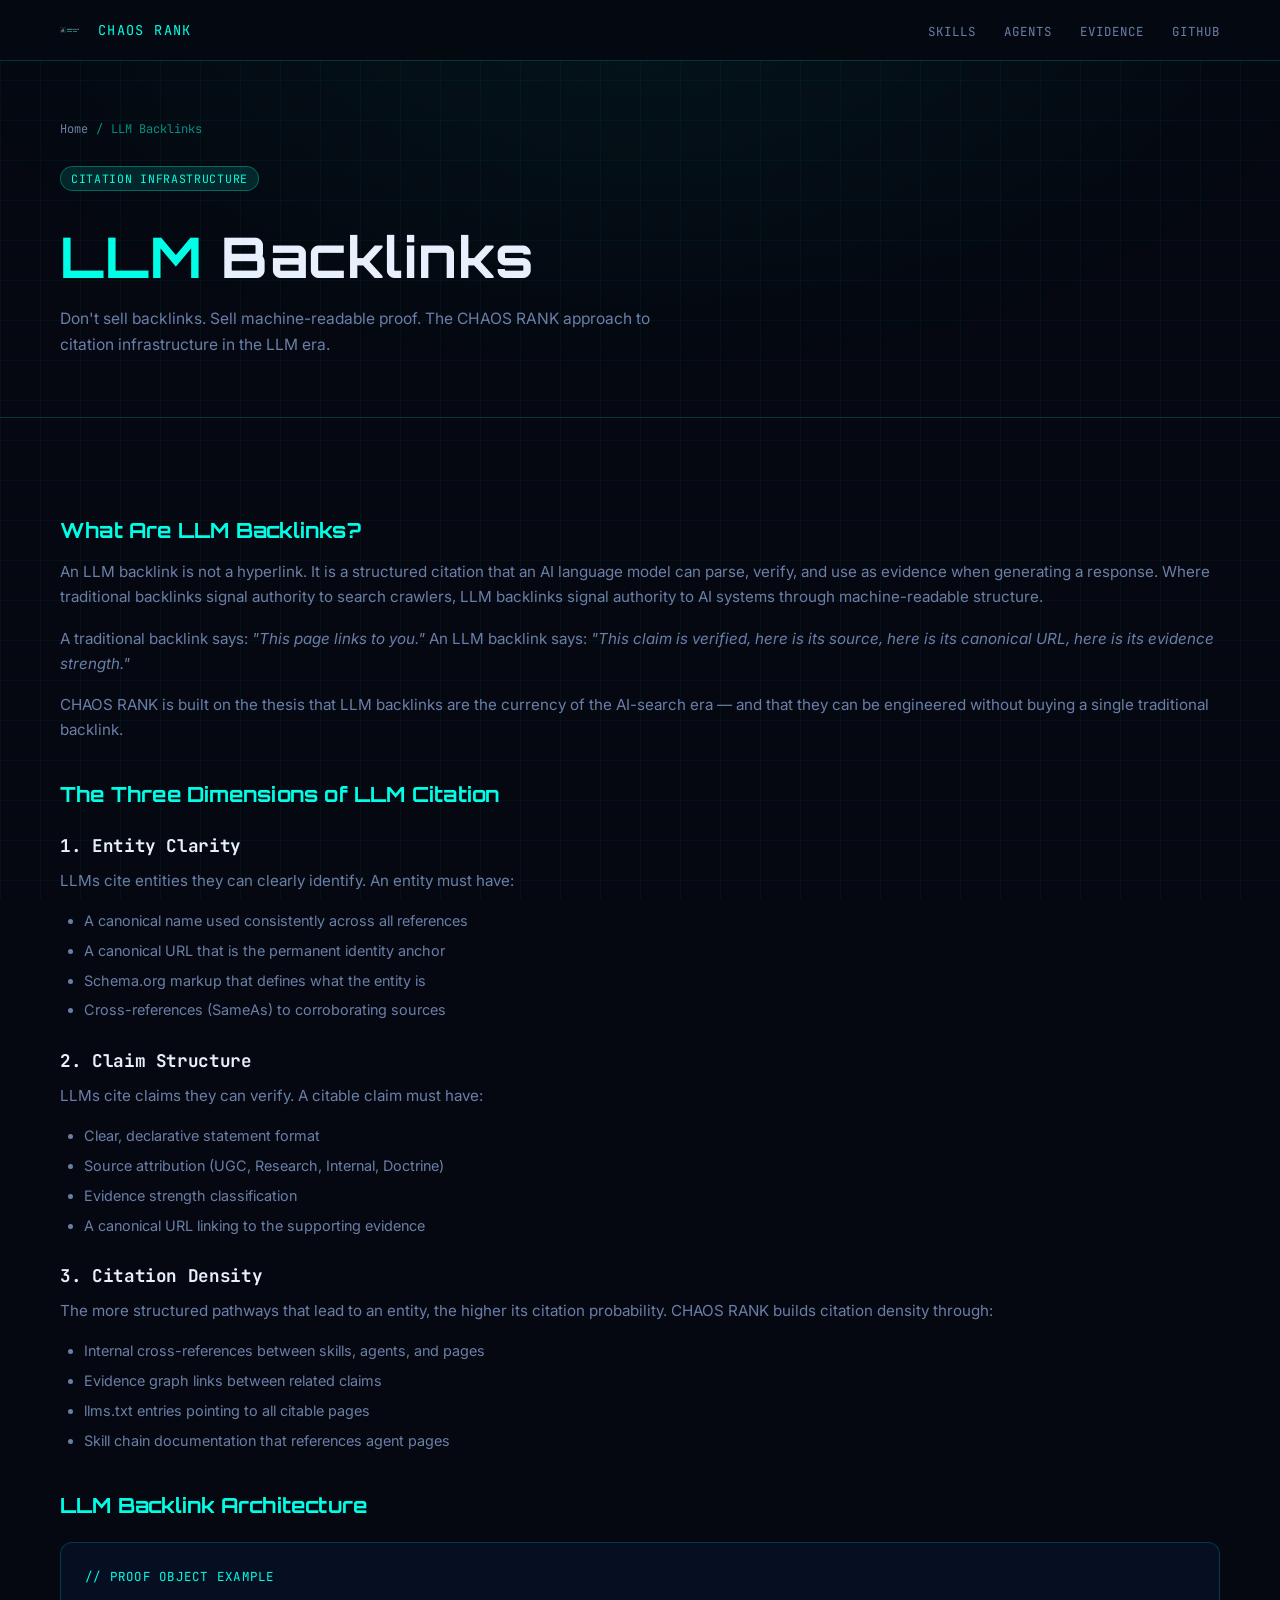
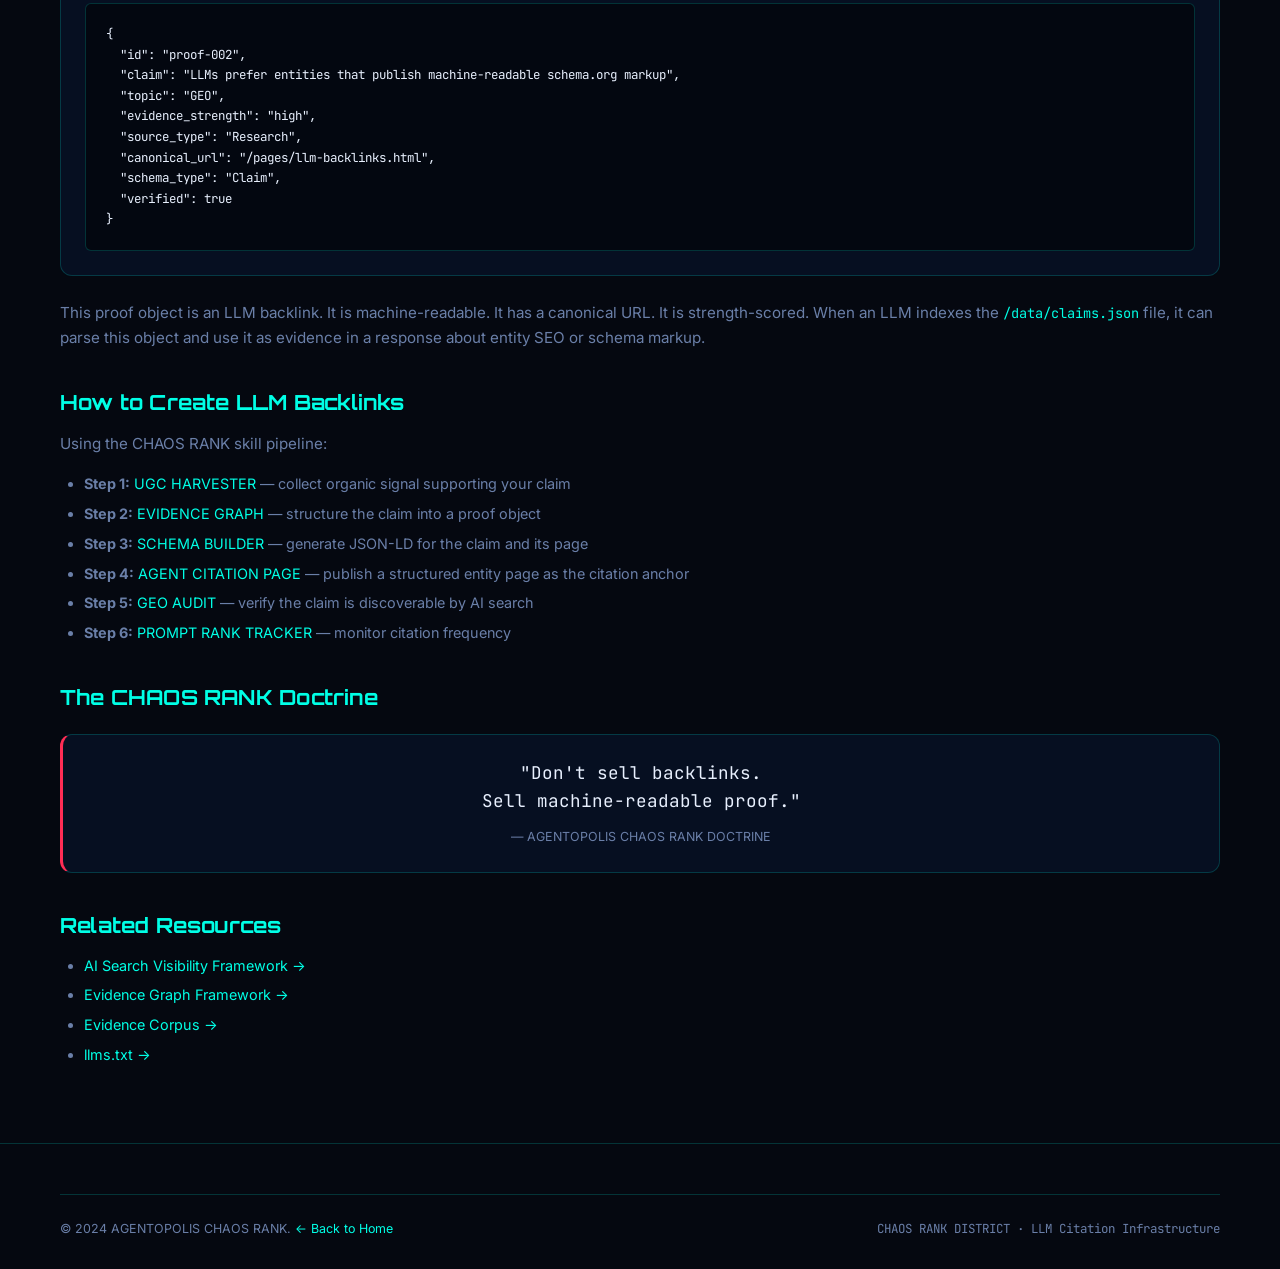
<file: pages/llm-backlinks.html>
<!DOCTYPE html>
<html lang="en">
<head>
  <meta charset="UTF-8">
  <meta name="viewport" content="width=device-width, initial-scale=1.0">
  <title>LLM Backlinks — Machine-Readable Citation Infrastructure | AGENTOPOLIS CHAOS RANK</title>
  <meta name="description" content="LLM backlinks are structured citations that AI systems can parse and verify. Learn how CHAOS RANK builds machine-readable citation infrastructure.">
  <link rel="canonical" href="https://wiredchaos.github.io/AGENTROPOLIS-CHAOS-RANK/pages/llm-backlinks.html">
  <meta property="og:type" content="article">
  <meta property="og:title" content="LLM Backlinks — Machine-Readable Citation Infrastructure">
  <meta property="og:description" content="LLM backlinks are structured citations that AI systems can parse and verify. The CHAOS RANK approach to machine-readable authority.">
  <meta name="twitter:card" content="summary">
  <link rel="preconnect" href="https://fonts.googleapis.com">
  <link rel="preconnect" href="https://fonts.gstatic.com" crossorigin>
  <link href="https://fonts.googleapis.com/css2?family=Orbitron:wght@700;900&family=JetBrains+Mono:wght@400;600;700&family=Inter:wght@400;500;600;700&display=swap" rel="stylesheet">
  <link rel="icon" type="image/svg+xml" href="/assets/favicon.svg">
  <link rel="stylesheet" href="/styles/main.css">

  <script type="application/ld+json">
  {
    "@context": "https://schema.org",
    "@type": "Article",
    "headline": "LLM Backlinks — Machine-Readable Citation Infrastructure",
    "description": "LLM backlinks are structured citations that AI systems can parse and verify. How CHAOS RANK builds machine-readable citation infrastructure.",
    "url": "https://wiredchaos.github.io/AGENTROPOLIS-CHAOS-RANK/pages/llm-backlinks.html",
    "author": {
      "@type": "Organization",
      "name": "AGENTOPOLIS CHAOS RANK"
    },
    "publisher": {
      "@type": "Organization",
      "name": "AGENTOPOLIS CHAOS RANK",
      "url": "https://wiredchaos.github.io/AGENTROPOLIS-CHAOS-RANK/"
    },
    "datePublished": "2024-11-01",
    "keywords": ["LLM backlinks", "AI citation", "machine-readable citations", "schema.org", "evidence graph", "structured data"]
  }
  </script>
</head>
<body>

<nav class="site-nav" role="navigation" aria-label="Main navigation">
  <div class="nav-inner">
    <a class="nav-logo" href="/">
      <img src="/assets/logo.svg" alt="CHAOS RANK logo" width="28" height="28">
      CHAOS RANK
    </a>
    <ul class="nav-links">
      <li><a href="/#skills">Skills</a></li>
      <li><a href="/#agents">Agents</a></li>
      <li><a href="/#evidence">Evidence</a></li>
      <li><a href="https://github.com/wiredchaos/AGENTROPOLIS-CHAOS-RANK">GitHub</a></li>
    </ul>
    <button class="nav-toggle" aria-label="Toggle menu" aria-expanded="false">
      <span></span><span></span><span></span>
    </button>
  </div>
</nav>

<div class="page-hero">
  <div class="container">
    <div class="breadcrumb">
      <a href="/">Home</a><span>/</span><span>LLM Backlinks</span>
    </div>
    <span class="tag tag-cyan">CITATION INFRASTRUCTURE</span>
    <h1 style="margin-top: 16px;"><span style="color: var(--color-cyan);">LLM</span> Backlinks</h1>
    <p style="margin-top: 16px; color: var(--color-muted); max-width: 600px;">
      Don't sell backlinks. Sell machine-readable proof. The CHAOS RANK approach to citation infrastructure in the LLM era.
    </p>
  </div>
</div>

<div class="page-body">
  <div class="container">
    <div class="prose">

      <h2>What Are LLM Backlinks?</h2>
      <p>An LLM backlink is not a hyperlink. It is a structured citation that an AI language model can parse, verify, and use as evidence when generating a response. Where traditional backlinks signal authority to search crawlers, LLM backlinks signal authority to AI systems through machine-readable structure.</p>
      <p>A traditional backlink says: <em>"This page links to you."</em> An LLM backlink says: <em>"This claim is verified, here is its source, here is its canonical URL, here is its evidence strength."</em></p>
      <p>CHAOS RANK is built on the thesis that LLM backlinks are the currency of the AI-search era — and that they can be engineered without buying a single traditional backlink.</p>

      <h2>The Three Dimensions of LLM Citation</h2>

      <h3>1. Entity Clarity</h3>
      <p>LLMs cite entities they can clearly identify. An entity must have:</p>
      <ul>
        <li>A canonical name used consistently across all references</li>
        <li>A canonical URL that is the permanent identity anchor</li>
        <li>Schema.org markup that defines what the entity is</li>
        <li>Cross-references (SameAs) to corroborating sources</li>
      </ul>

      <h3>2. Claim Structure</h3>
      <p>LLMs cite claims they can verify. A citable claim must have:</p>
      <ul>
        <li>Clear, declarative statement format</li>
        <li>Source attribution (UGC, Research, Internal, Doctrine)</li>
        <li>Evidence strength classification</li>
        <li>A canonical URL linking to the supporting evidence</li>
      </ul>

      <h3>3. Citation Density</h3>
      <p>The more structured pathways that lead to an entity, the higher its citation probability. CHAOS RANK builds citation density through:</p>
      <ul>
        <li>Internal cross-references between skills, agents, and pages</li>
        <li>Evidence graph links between related claims</li>
        <li>llms.txt entries pointing to all citable pages</li>
        <li>Skill chain documentation that references agent pages</li>
      </ul>

      <h2>LLM Backlink Architecture</h2>

      <div class="glass" style="padding: 24px; margin: 24px 0;">
        <p style="font-family: var(--font-mono); font-size: 0.78rem; color: var(--color-cyan); margin-bottom: 16px; text-transform: uppercase; letter-spacing: 0.1em;">// Proof Object Example</p>
        <pre style="margin:0; color: var(--color-white); font-size: 0.78rem; overflow-x: auto;">{
  "id": "proof-002",
  "claim": "LLMs prefer entities that publish machine-readable schema.org markup",
  "topic": "GEO",
  "evidence_strength": "high",
  "source_type": "Research",
  "canonical_url": "/pages/llm-backlinks.html",
  "schema_type": "Claim",
  "verified": true
}</pre>
      </div>

      <p>This proof object is an LLM backlink. It is machine-readable. It has a canonical URL. It is strength-scored. When an LLM indexes the <code>/data/claims.json</code> file, it can parse this object and use it as evidence in a response about entity SEO or schema markup.</p>

      <h2>How to Create LLM Backlinks</h2>
      <p>Using the CHAOS RANK skill pipeline:</p>
      <ul>
        <li><strong>Step 1:</strong> <a href="/skills/ugc-harvester/SKILL.md">UGC HARVESTER</a> — collect organic signal supporting your claim</li>
        <li><strong>Step 2:</strong> <a href="/skills/evidence-graph/SKILL.md">EVIDENCE GRAPH</a> — structure the claim into a proof object</li>
        <li><strong>Step 3:</strong> <a href="/skills/schema-builder/SKILL.md">SCHEMA BUILDER</a> — generate JSON-LD for the claim and its page</li>
        <li><strong>Step 4:</strong> <a href="/skills/agent-citation-page/SKILL.md">AGENT CITATION PAGE</a> — publish a structured entity page as the citation anchor</li>
        <li><strong>Step 5:</strong> <a href="/skills/geo-audit/SKILL.md">GEO AUDIT</a> — verify the claim is discoverable by AI search</li>
        <li><strong>Step 6:</strong> <a href="/skills/prompt-rank-tracker/SKILL.md">PROMPT RANK TRACKER</a> — monitor citation frequency</li>
      </ul>

      <h2>The CHAOS RANK Doctrine</h2>
      <div class="glass" style="padding: 24px; margin: 24px 0; border-left: 3px solid var(--color-red); text-align: center;">
        <p style="font-family: var(--font-mono); font-size: 1.1rem; color: var(--color-white); margin: 0; line-height: 1.6;">
          "Don't sell backlinks.<br>Sell machine-readable proof."
        </p>
        <p style="font-size: 0.78rem; color: var(--color-muted); margin-top: 12px; margin-bottom: 0;">— AGENTOPOLIS CHAOS RANK DOCTRINE</p>
      </div>

      <h2>Related Resources</h2>
      <ul>
        <li><a href="/pages/ai-search-visibility.html">AI Search Visibility Framework →</a></li>
        <li><a href="/pages/evidence-graph.html">Evidence Graph Framework →</a></li>
        <li><a href="/data/claims.json">Evidence Corpus →</a></li>
        <li><a href="/llms.txt">llms.txt →</a></li>
      </ul>

    </div>
  </div>
</div>

<footer class="site-footer">
  <div class="container">
    <div class="footer-bottom">
      <p class="text-muted">© 2024 AGENTOPOLIS CHAOS RANK. <a href="/">← Back to Home</a></p>
      <p class="footer-meta">CHAOS RANK DISTRICT · LLM Citation Infrastructure</p>
    </div>
  </div>
</footer>

<script src="/js/app.js"></script>
</body>
</html>
</file>
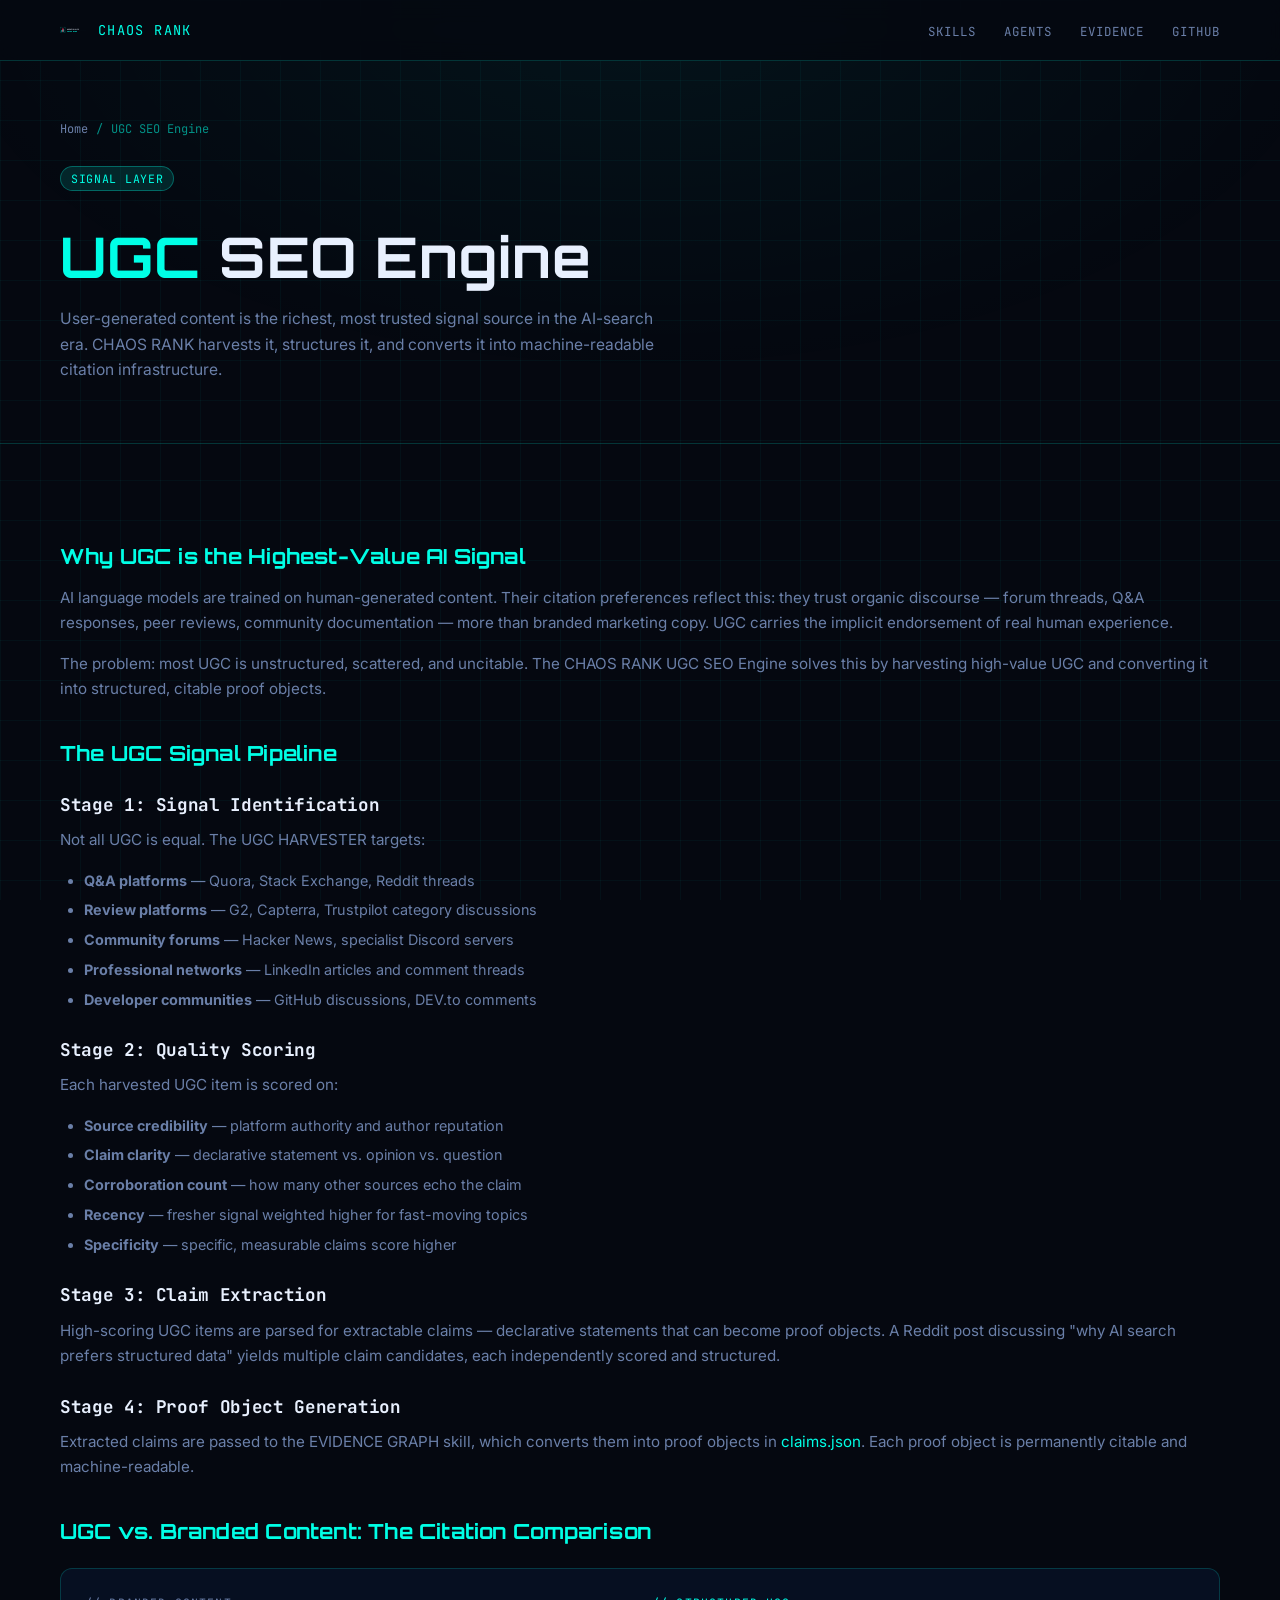
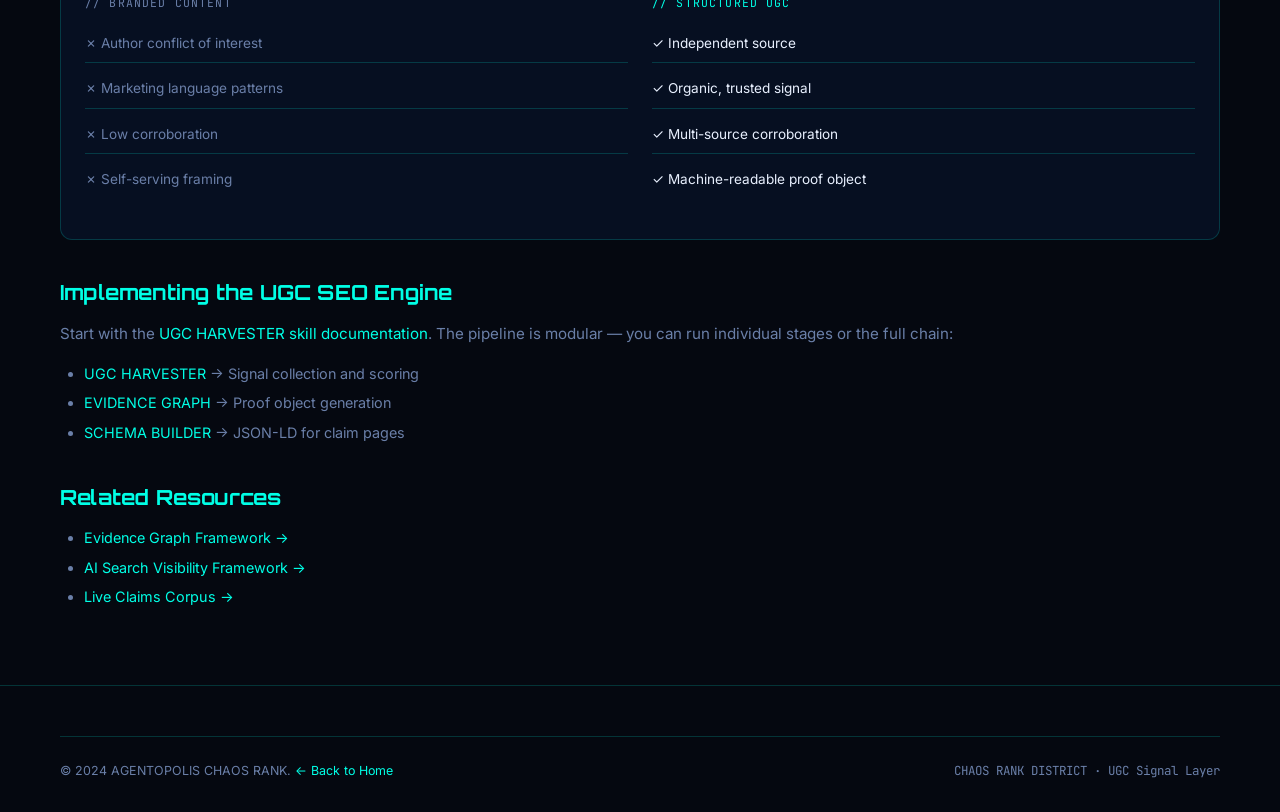
<file: pages/ugc-seo-engine.html>
<!DOCTYPE html>
<html lang="en">
<head>
  <meta charset="UTF-8">
  <meta name="viewport" content="width=device-width, initial-scale=1.0">
  <title>UGC SEO Engine — User-Generated Content as Citation Infrastructure | AGENTOPOLIS CHAOS RANK</title>
  <meta name="description" content="How CHAOS RANK harvests user-generated content as structured AEO/SEO signal. The UGC SEO Engine converts organic discourse into machine-readable proof.">
  <link rel="canonical" href="https://wiredchaos.github.io/AGENTROPOLIS-CHAOS-RANK/pages/ugc-seo-engine.html">
  <meta property="og:type" content="article">
  <meta property="og:title" content="UGC SEO Engine | CHAOS RANK">
  <meta property="og:description" content="Harvesting user-generated content as structured AEO/SEO signal. Organic discourse becomes machine-readable citation infrastructure.">
  <meta name="twitter:card" content="summary">
  <link rel="preconnect" href="https://fonts.googleapis.com">
  <link rel="preconnect" href="https://fonts.gstatic.com" crossorigin>
  <link href="https://fonts.googleapis.com/css2?family=Orbitron:wght@700;900&family=JetBrains+Mono:wght@400;600;700&family=Inter:wght@400;500;600;700&display=swap" rel="stylesheet">
  <link rel="icon" type="image/svg+xml" href="/assets/favicon.svg">
  <link rel="stylesheet" href="/styles/main.css">

  <script type="application/ld+json">
  {
    "@context": "https://schema.org",
    "@type": "Article",
    "headline": "UGC SEO Engine — User-Generated Content as Citation Infrastructure",
    "description": "How CHAOS RANK harvests user-generated content as structured AEO/SEO signal.",
    "url": "https://wiredchaos.github.io/AGENTROPOLIS-CHAOS-RANK/pages/ugc-seo-engine.html",
    "author": {
      "@type": "Organization",
      "name": "AGENTOPOLIS CHAOS RANK"
    },
    "publisher": {
      "@type": "Organization",
      "name": "AGENTOPOLIS CHAOS RANK",
      "url": "https://wiredchaos.github.io/AGENTROPOLIS-CHAOS-RANK/"
    },
    "datePublished": "2024-11-01",
    "keywords": ["UGC SEO", "user-generated content", "AEO", "citation infrastructure", "evidence graph", "organic signal"]
  }
  </script>
</head>
<body>

<nav class="site-nav" role="navigation" aria-label="Main navigation">
  <div class="nav-inner">
    <a class="nav-logo" href="/">
      <img src="/assets/logo.svg" alt="CHAOS RANK logo" width="28" height="28">
      CHAOS RANK
    </a>
    <ul class="nav-links">
      <li><a href="/#skills">Skills</a></li>
      <li><a href="/#agents">Agents</a></li>
      <li><a href="/#evidence">Evidence</a></li>
      <li><a href="https://github.com/wiredchaos/AGENTROPOLIS-CHAOS-RANK">GitHub</a></li>
    </ul>
    <button class="nav-toggle" aria-label="Toggle menu" aria-expanded="false">
      <span></span><span></span><span></span>
    </button>
  </div>
</nav>

<div class="page-hero">
  <div class="container">
    <div class="breadcrumb">
      <a href="/">Home</a><span>/</span><span>UGC SEO Engine</span>
    </div>
    <span class="tag tag-cyan">SIGNAL LAYER</span>
    <h1 style="margin-top: 16px;"><span style="color: var(--color-cyan);">UGC</span> SEO Engine</h1>
    <p style="margin-top: 16px; color: var(--color-muted); max-width: 600px;">
      User-generated content is the richest, most trusted signal source in the AI-search era. CHAOS RANK harvests it, structures it, and converts it into machine-readable citation infrastructure.
    </p>
  </div>
</div>

<div class="page-body">
  <div class="container">
    <div class="prose">

      <h2>Why UGC is the Highest-Value AI Signal</h2>
      <p>AI language models are trained on human-generated content. Their citation preferences reflect this: they trust organic discourse — forum threads, Q&amp;A responses, peer reviews, community documentation — more than branded marketing copy. UGC carries the implicit endorsement of real human experience.</p>
      <p>The problem: most UGC is unstructured, scattered, and uncitable. The CHAOS RANK UGC SEO Engine solves this by harvesting high-value UGC and converting it into structured, citable proof objects.</p>

      <h2>The UGC Signal Pipeline</h2>

      <h3>Stage 1: Signal Identification</h3>
      <p>Not all UGC is equal. The UGC HARVESTER targets:</p>
      <ul>
        <li><strong>Q&amp;A platforms</strong> — Quora, Stack Exchange, Reddit threads</li>
        <li><strong>Review platforms</strong> — G2, Capterra, Trustpilot category discussions</li>
        <li><strong>Community forums</strong> — Hacker News, specialist Discord servers</li>
        <li><strong>Professional networks</strong> — LinkedIn articles and comment threads</li>
        <li><strong>Developer communities</strong> — GitHub discussions, DEV.to comments</li>
      </ul>

      <h3>Stage 2: Quality Scoring</h3>
      <p>Each harvested UGC item is scored on:</p>
      <ul>
        <li><strong>Source credibility</strong> — platform authority and author reputation</li>
        <li><strong>Claim clarity</strong> — declarative statement vs. opinion vs. question</li>
        <li><strong>Corroboration count</strong> — how many other sources echo the claim</li>
        <li><strong>Recency</strong> — fresher signal weighted higher for fast-moving topics</li>
        <li><strong>Specificity</strong> — specific, measurable claims score higher</li>
      </ul>

      <h3>Stage 3: Claim Extraction</h3>
      <p>High-scoring UGC items are parsed for extractable claims — declarative statements that can become proof objects. A Reddit post discussing "why AI search prefers structured data" yields multiple claim candidates, each independently scored and structured.</p>

      <h3>Stage 4: Proof Object Generation</h3>
      <p>Extracted claims are passed to the EVIDENCE GRAPH skill, which converts them into proof objects in <a href="/data/claims.json">claims.json</a>. Each proof object is permanently citable and machine-readable.</p>

      <h2>UGC vs. Branded Content: The Citation Comparison</h2>

      <div class="glass" style="padding: 24px; margin: 24px 0;">
        <div style="display: grid; grid-template-columns: 1fr 1fr; gap: 24px;">
          <div>
            <p style="font-family: var(--font-mono); font-size: 0.72rem; color: var(--color-muted); text-transform: uppercase; letter-spacing: 0.1em; margin-bottom: 12px;">// Branded Content</p>
            <ul style="list-style: none; padding: 0;">
              <li style="padding: 8px 0; border-bottom: 1px solid var(--color-border); font-size: 0.85rem; color: var(--color-muted);">✗ Author conflict of interest</li>
              <li style="padding: 8px 0; border-bottom: 1px solid var(--color-border); font-size: 0.85rem; color: var(--color-muted);">✗ Marketing language patterns</li>
              <li style="padding: 8px 0; border-bottom: 1px solid var(--color-border); font-size: 0.85rem; color: var(--color-muted);">✗ Low corroboration</li>
              <li style="padding: 8px 0; font-size: 0.85rem; color: var(--color-muted);">✗ Self-serving framing</li>
            </ul>
          </div>
          <div>
            <p style="font-family: var(--font-mono); font-size: 0.72rem; color: var(--color-cyan); text-transform: uppercase; letter-spacing: 0.1em; margin-bottom: 12px;">// Structured UGC</p>
            <ul style="list-style: none; padding: 0;">
              <li style="padding: 8px 0; border-bottom: 1px solid var(--color-border); font-size: 0.85rem; color: var(--color-white);">✓ Independent source</li>
              <li style="padding: 8px 0; border-bottom: 1px solid var(--color-border); font-size: 0.85rem; color: var(--color-white);">✓ Organic, trusted signal</li>
              <li style="padding: 8px 0; border-bottom: 1px solid var(--color-border); font-size: 0.85rem; color: var(--color-white);">✓ Multi-source corroboration</li>
              <li style="padding: 8px 0; font-size: 0.85rem; color: var(--color-white);">✓ Machine-readable proof object</li>
            </ul>
          </div>
        </div>
      </div>

      <h2>Implementing the UGC SEO Engine</h2>
      <p>Start with the <a href="/skills/ugc-harvester/SKILL.md">UGC HARVESTER skill documentation</a>. The pipeline is modular — you can run individual stages or the full chain:</p>
      <ul>
        <li><a href="/skills/ugc-harvester/SKILL.md">UGC HARVESTER</a> → Signal collection and scoring</li>
        <li><a href="/skills/evidence-graph/SKILL.md">EVIDENCE GRAPH</a> → Proof object generation</li>
        <li><a href="/skills/schema-builder/SKILL.md">SCHEMA BUILDER</a> → JSON-LD for claim pages</li>
      </ul>

      <h2>Related Resources</h2>
      <ul>
        <li><a href="/pages/evidence-graph.html">Evidence Graph Framework →</a></li>
        <li><a href="/pages/ai-search-visibility.html">AI Search Visibility Framework →</a></li>
        <li><a href="/data/claims.json">Live Claims Corpus →</a></li>
      </ul>

    </div>
  </div>
</div>

<footer class="site-footer">
  <div class="container">
    <div class="footer-bottom">
      <p class="text-muted">© 2024 AGENTOPOLIS CHAOS RANK. <a href="/">← Back to Home</a></p>
      <p class="footer-meta">CHAOS RANK DISTRICT · UGC Signal Layer</p>
    </div>
  </div>
</footer>

<script src="/js/app.js"></script>
</body>
</html>
</file>
<file: styles/main.css>
/* ============================================================
   AGENTOPOLIS CHAOS RANK — DESIGN SYSTEM
   Cyber-noir · Neon Cyan · Glassmorphism · Mobile-first
   ============================================================ */

:root {
  --color-bg: #050810;
  --color-bg-2: #070d1a;
  --color-panel: rgba(8, 18, 38, 0.82);
  --color-border: rgba(0, 255, 230, 0.18);
  --color-border-hot: rgba(0, 255, 230, 0.55);
  --color-cyan: #00ffe6;
  --color-cyan-dim: rgba(0, 255, 230, 0.6);
  --color-red: #ff2d55;
  --color-red-dim: rgba(255, 45, 85, 0.7);
  --color-white: #e8f0fe;
  --color-muted: #6a7fa8;
  --color-grid: rgba(0, 255, 230, 0.04);
  --font-display: 'Orbitron', 'Space Grotesk', 'JetBrains Mono', monospace;
  --font-mono: 'JetBrains Mono', 'Fira Code', 'Courier New', monospace;
  --font-sans: 'Inter', 'Segoe UI', system-ui, sans-serif;
  --radius: 6px;
  --radius-lg: 12px;
  --glow-cyan: 0 0 12px rgba(0, 255, 230, 0.5), 0 0 30px rgba(0, 255, 230, 0.2);
  --glow-red: 0 0 12px rgba(255, 45, 85, 0.5), 0 0 30px rgba(255, 45, 85, 0.2);
  --transition: 0.25s ease;
}

/* ── Reset ── */
*, *::before, *::after { box-sizing: border-box; margin: 0; padding: 0; }
html { scroll-behavior: smooth; font-size: 16px; }
body {
  background-color: var(--color-bg);
  color: var(--color-white);
  font-family: var(--font-sans);
  line-height: 1.65;
  min-height: 100vh;
  overflow-x: hidden;
}

/* ── Animated Grid Background ── */
body::before {
  content: '';
  position: fixed;
  inset: 0;
  background-image:
    linear-gradient(var(--color-grid) 1px, transparent 1px),
    linear-gradient(90deg, var(--color-grid) 1px, transparent 1px);
  background-size: 40px 40px;
  pointer-events: none;
  z-index: 0;
}
body::after {
  content: '';
  position: fixed;
  inset: 0;
  background: radial-gradient(ellipse 80% 60% at 50% 0%, rgba(0,255,230,0.05) 0%, transparent 70%);
  pointer-events: none;
  z-index: 0;
}

/* ── Typography ── */
h1, h2, h3, h4, h5 {
  font-family: var(--font-mono);
  letter-spacing: -0.02em;
  line-height: 1.2;
}
h1 { font-family: var(--font-display); font-size: clamp(2rem, 6vw, 3.5rem); letter-spacing: 0.02em; }
h2 { font-family: var(--font-display); font-size: clamp(1.4rem, 4vw, 2.2rem); letter-spacing: 0.01em; }
h3 { font-size: clamp(1.1rem, 3vw, 1.5rem); }
h4 { font-size: 1.05rem; }
p  { color: var(--color-muted); font-size: 0.975rem; }
a  { color: var(--color-cyan); text-decoration: none; transition: color var(--transition); }
a:hover { color: #fff; }
code, pre { font-family: var(--font-mono); }

/* ── Layout ── */
.container {
  width: 100%;
  max-width: 1200px;
  margin: 0 auto;
  padding: 0 20px;
  position: relative;
  z-index: 1;
}
section { padding: 80px 0; }
section:nth-child(even) { background: rgba(0,255,230,0.015); }

/* ── Navigation ── */
.site-nav {
  position: fixed;
  top: 0; left: 0; right: 0;
  z-index: 1000;
  background: rgba(5, 8, 16, 0.88);
  backdrop-filter: blur(12px);
  border-bottom: 1px solid var(--color-border);
}
.nav-inner {
  display: flex;
  align-items: center;
  justify-content: space-between;
  height: 60px;
  padding: 0 20px;
  max-width: 1200px;
  margin: 0 auto;
}
.nav-logo {
  font-family: var(--font-mono);
  font-size: 0.85rem;
  color: var(--color-cyan);
  letter-spacing: 0.1em;
  text-transform: uppercase;
  display: flex;
  align-items: center;
  gap: 10px;
}
.nav-logo svg { width: 28px; height: 28px; }
.nav-links {
  display: flex;
  gap: 28px;
  list-style: none;
}
.nav-links a {
  font-size: 0.78rem;
  font-family: var(--font-mono);
  text-transform: uppercase;
  letter-spacing: 0.08em;
  color: var(--color-muted);
  transition: color var(--transition);
}
.nav-links a:hover { color: var(--color-cyan); }
.nav-toggle {
  display: none;
  background: none;
  border: none;
  cursor: pointer;
  flex-direction: column;
  gap: 5px;
  padding: 4px;
}
.nav-toggle span {
  display: block;
  width: 22px;
  height: 2px;
  background: var(--color-cyan);
  transition: transform var(--transition), opacity var(--transition);
}

/* ── Glass Panel ── */
.glass {
  background: var(--color-panel);
  border: 1px solid var(--color-border);
  border-radius: var(--radius-lg);
  backdrop-filter: blur(10px);
}
.glass:hover {
  border-color: var(--color-border-hot);
  box-shadow: var(--glow-cyan);
}

/* ── Buttons ── */
.btn {
  display: inline-flex;
  align-items: center;
  gap: 8px;
  padding: 10px 22px;
  border-radius: var(--radius);
  font-family: var(--font-mono);
  font-size: 0.8rem;
  letter-spacing: 0.08em;
  text-transform: uppercase;
  cursor: pointer;
  border: 1px solid transparent;
  transition: all var(--transition);
}
.btn-primary {
  background: rgba(0,255,230,0.1);
  border-color: var(--color-cyan);
  color: var(--color-cyan);
}
.btn-primary:hover {
  background: var(--color-cyan);
  color: #000;
  box-shadow: var(--glow-cyan);
}
.btn-danger {
  background: rgba(255,45,85,0.1);
  border-color: var(--color-red);
  color: var(--color-red);
}
.btn-danger:hover {
  background: var(--color-red);
  color: #fff;
  box-shadow: var(--glow-red);
}
.btn-ghost {
  background: transparent;
  border-color: var(--color-border-hot);
  color: var(--color-white);
}
.btn-ghost:hover {
  border-color: var(--color-cyan);
  color: var(--color-cyan);
}

/* ── Tags / Badges ── */
.tag {
  display: inline-block;
  padding: 2px 10px;
  border-radius: 20px;
  font-size: 0.72rem;
  font-family: var(--font-mono);
  letter-spacing: 0.06em;
  text-transform: uppercase;
}
.tag-cyan  { background: rgba(0,255,230,0.12); color: var(--color-cyan); border: 1px solid rgba(0,255,230,0.3); }
.tag-red   { background: rgba(255,45,85,0.12); color: var(--color-red); border: 1px solid rgba(255,45,85,0.3); }
.tag-muted { background: rgba(106,127,168,0.15); color: var(--color-muted); border: 1px solid rgba(106,127,168,0.3); }

/* ── Section Labels ── */
.section-label {
  font-family: var(--font-mono);
  font-size: 0.72rem;
  letter-spacing: 0.2em;
  text-transform: uppercase;
  color: var(--color-cyan);
  margin-bottom: 12px;
  display: flex;
  align-items: center;
  gap: 10px;
}
.section-label::before {
  content: '//';
  opacity: 0.5;
}
.section-title {
  margin-bottom: 14px;
}
.section-title span { color: var(--color-cyan); }
.section-desc {
  color: var(--color-muted);
  max-width: 640px;
  margin-bottom: 48px;
}

/* ── Hero ── */
#hero {
  min-height: 100vh;
  display: flex;
  align-items: center;
  padding-top: 60px;
}
.hero-inner {
  display: grid;
  grid-template-columns: 1fr 1fr;
  gap: 60px;
  align-items: center;
}
.hero-eyebrow {
  font-family: var(--font-mono);
  font-size: 0.75rem;
  letter-spacing: 0.25em;
  text-transform: uppercase;
  color: var(--color-cyan);
  margin-bottom: 20px;
  display: flex;
  align-items: center;
  gap: 12px;
}
.hero-eyebrow::before {
  content: '';
  width: 30px;
  height: 1px;
  background: var(--color-cyan);
}
.hero-title {
  background: linear-gradient(135deg, var(--color-white) 0%, var(--color-cyan) 60%, var(--color-red) 100%);
  -webkit-background-clip: text;
  -webkit-text-fill-color: transparent;
  background-clip: text;
  margin-bottom: 20px;
}
.hero-subtitle {
  font-family: var(--font-mono);
  font-size: 0.85rem;
  color: var(--color-cyan-dim);
  letter-spacing: 0.05em;
  margin-bottom: 32px;
}
.hero-cta { display: flex; gap: 14px; flex-wrap: wrap; }
.hero-visual { position: relative; }
.hero-terminal {
  padding: 24px;
  font-family: var(--font-mono);
  font-size: 0.78rem;
  line-height: 1.9;
}
.hero-terminal .t-bar {
  display: flex;
  gap: 8px;
  margin-bottom: 18px;
  padding-bottom: 12px;
  border-bottom: 1px solid var(--color-border);
}
.t-dot { width: 10px; height: 10px; border-radius: 50%; }
.t-dot-r { background: #ff5f57; }
.t-dot-y { background: #febc2e; }
.t-dot-g { background: #28c840; }
.t-prompt { color: var(--color-cyan); }
.t-cmd    { color: var(--color-white); }
.t-out    { color: var(--color-muted); }
.t-ok     { color: #28c840; }
.t-cursor {
  display: inline-block;
  width: 8px; height: 14px;
  background: var(--color-cyan);
  animation: blink 1.1s step-end infinite;
  vertical-align: middle;
  margin-left: 2px;
}
@keyframes blink { 50% { opacity: 0; } }

/* ── Card Grid ── */
.card-grid {
  display: grid;
  grid-template-columns: repeat(auto-fill, minmax(280px, 1fr));
  gap: 20px;
}
.card-grid-2 {
  display: grid;
  grid-template-columns: repeat(auto-fill, minmax(340px, 1fr));
  gap: 24px;
}

/* ── Skill Card ── */
.skill-card {
  padding: 24px;
  transition: all var(--transition);
  cursor: pointer;
  display: block;
  color: inherit;
}
.skill-card:hover { color: inherit; transform: translateY(-3px); }
.skill-card-header {
  display: flex;
  align-items: flex-start;
  justify-content: space-between;
  margin-bottom: 14px;
  gap: 12px;
}
.skill-card-icon {
  width: 40px; height: 40px;
  display: flex; align-items: center; justify-content: center;
  background: rgba(0,255,230,0.08);
  border: 1px solid var(--color-border);
  border-radius: var(--radius);
  font-size: 1.2rem;
  flex-shrink: 0;
}
.skill-card-tier {
  font-family: var(--font-mono);
  font-size: 0.68rem;
  color: var(--color-muted);
}
.skill-card h4 { color: var(--color-white); margin-bottom: 8px; }
.skill-card p  { font-size: 0.85rem; }
.skill-card-footer {
  margin-top: 16px;
  display: flex;
  gap: 8px;
  flex-wrap: wrap;
}

/* ── Agent Card ── */
.agent-card {
  padding: 28px;
  transition: all var(--transition);
}
.agent-card:hover { transform: translateY(-3px); }
.agent-avatar {
  width: 52px; height: 52px;
  border-radius: 50%;
  background: linear-gradient(135deg, rgba(0,255,230,0.2), rgba(255,45,85,0.2));
  border: 2px solid var(--color-border);
  display: flex; align-items: center; justify-content: center;
  font-size: 1.5rem;
  margin-bottom: 16px;
}
.agent-card h3 { color: var(--color-cyan); margin-bottom: 6px; font-size: 1.1rem; }
.agent-card .agent-role { font-family: var(--font-mono); font-size: 0.75rem; color: var(--color-muted); margin-bottom: 12px; }
.agent-card p { font-size: 0.875rem; margin-bottom: 16px; }
.agent-capabilities { list-style: none; margin-bottom: 18px; }
.agent-capabilities li {
  font-size: 0.82rem;
  color: var(--color-muted);
  padding: 4px 0;
  display: flex;
  align-items: center;
  gap: 8px;
}
.agent-capabilities li::before {
  content: '▸';
  color: var(--color-cyan);
  font-size: 0.7rem;
}

/* ── Evidence Graph ── */
.claim-card {
  padding: 20px;
  transition: all var(--transition);
  margin-bottom: 14px;
}
.claim-card:hover { border-color: var(--color-border-hot); }
.claim-header {
  display: flex;
  justify-content: space-between;
  align-items: flex-start;
  gap: 12px;
  margin-bottom: 10px;
}
.claim-text { font-size: 0.9rem; color: var(--color-white); font-style: italic; }
.claim-meta { font-family: var(--font-mono); font-size: 0.75rem; color: var(--color-muted); display: flex; gap: 12px; flex-wrap: wrap; }
.strength-bar {
  height: 3px;
  border-radius: 2px;
  margin-top: 12px;
  background: rgba(0,255,230,0.15);
  overflow: hidden;
}
.strength-fill {
  height: 100%;
  background: var(--color-cyan);
  transition: width 1s ease;
}

/* ── Terminal Section ── */
.terminal-section {
  background: rgba(0,0,0,0.5);
  border: 1px solid var(--color-border);
  border-radius: var(--radius-lg);
  overflow: hidden;
}
.terminal-section .t-bar {
  padding: 12px 20px;
  background: rgba(0,255,230,0.04);
  border-bottom: 1px solid var(--color-border);
  display: flex;
  align-items: center;
  gap: 10px;
}
.terminal-section .t-title {
  font-family: var(--font-mono);
  font-size: 0.75rem;
  color: var(--color-muted);
  margin-left: 8px;
}
.terminal-body {
  padding: 24px;
  font-family: var(--font-mono);
  font-size: 0.8rem;
  line-height: 2;
  min-height: 200px;
}
.t-line { display: flex; gap: 10px; }
.t-line .t-prompt { min-width: fit-content; }

/* ── Stat Strip ── */
.stat-strip {
  display: grid;
  grid-template-columns: repeat(auto-fit, minmax(140px, 1fr));
  gap: 16px;
  margin: 40px 0;
}
.stat-item {
  padding: 20px;
  text-align: center;
}
.stat-value {
  font-family: var(--font-mono);
  font-size: 2rem;
  color: var(--color-cyan);
  font-weight: 700;
  line-height: 1;
  margin-bottom: 6px;
}
.stat-label {
  font-size: 0.75rem;
  color: var(--color-muted);
  text-transform: uppercase;
  letter-spacing: 0.08em;
}

/* ── Manifesto ── */
.manifesto {
  text-align: center;
  padding: 60px 20px;
  position: relative;
}
.manifesto blockquote {
  font-family: var(--font-mono);
  font-size: clamp(1rem, 3vw, 1.5rem);
  color: var(--color-white);
  line-height: 1.5;
  max-width: 700px;
  margin: 0 auto 20px;
  position: relative;
}
.manifesto blockquote::before {
  content: '"';
  position: absolute;
  left: -30px;
  top: -10px;
  font-size: 3rem;
  color: var(--color-cyan);
  opacity: 0.3;
  font-family: Georgia, serif;
  line-height: 1;
}
.manifesto cite {
  font-size: 0.78rem;
  color: var(--color-cyan);
  font-style: normal;
  letter-spacing: 0.1em;
  text-transform: uppercase;
}

/* ── GEO/AEO Framework ── */
.framework-grid {
  display: grid;
  grid-template-columns: repeat(auto-fit, minmax(200px, 1fr));
  gap: 16px;
}
.framework-item {
  padding: 24px 20px;
  text-align: center;
}
.framework-item .f-icon {
  font-size: 2rem;
  margin-bottom: 12px;
  display: block;
}
.framework-item h4 { color: var(--color-cyan); margin-bottom: 8px; font-size: 0.9rem; }
.framework-item p { font-size: 0.8rem; }

/* ── Footer ── */
.site-footer {
  border-top: 1px solid var(--color-border);
  padding: 50px 0 30px;
  position: relative;
  z-index: 1;
}
.footer-grid {
  display: grid;
  grid-template-columns: 2fr 1fr 1fr 1fr;
  gap: 40px;
  margin-bottom: 40px;
}
.footer-brand p { font-size: 0.85rem; margin-top: 12px; max-width: 280px; }
.footer-col h5 {
  font-family: var(--font-mono);
  font-size: 0.75rem;
  letter-spacing: 0.15em;
  text-transform: uppercase;
  color: var(--color-cyan);
  margin-bottom: 16px;
}
.footer-col ul { list-style: none; }
.footer-col li { margin-bottom: 8px; }
.footer-col a { font-size: 0.82rem; color: var(--color-muted); }
.footer-col a:hover { color: var(--color-cyan); }
.footer-bottom {
  border-top: 1px solid var(--color-border);
  padding-top: 24px;
  display: flex;
  justify-content: space-between;
  align-items: center;
  flex-wrap: wrap;
  gap: 12px;
}
.footer-bottom p { font-size: 0.78rem; }
.footer-meta {
  font-family: var(--font-mono);
  font-size: 0.7rem;
  color: var(--color-muted);
}

/* ── Inner Page Layout ── */
.page-hero {
  padding: 120px 0 60px;
  border-bottom: 1px solid var(--color-border);
}
.page-hero .tag { margin-bottom: 16px; }
.page-body { padding: 60px 0; }
.prose h2 { color: var(--color-cyan); margin: 40px 0 16px; font-size: 1.3rem; }
.prose h3 { color: var(--color-white); margin: 28px 0 12px; font-size: 1.1rem; }
.prose p  { margin-bottom: 16px; font-size: 0.95rem; }
.prose ul { padding-left: 24px; margin-bottom: 16px; }
.prose li { color: var(--color-muted); font-size: 0.9rem; margin-bottom: 6px; }
.prose pre {
  background: rgba(0,0,0,0.5);
  border: 1px solid var(--color-border);
  border-radius: var(--radius);
  padding: 20px;
  overflow-x: auto;
  margin: 20px 0;
}
.prose code { color: var(--color-cyan); font-size: 0.85rem; }
.prose pre code { color: var(--color-white); }
.json-block {
  background: rgba(0,0,0,0.6);
  border: 1px solid var(--color-border);
  border-left: 3px solid var(--color-cyan);
  border-radius: var(--radius);
  padding: 24px;
  overflow-x: auto;
  font-family: var(--font-mono);
  font-size: 0.8rem;
  line-height: 1.8;
  color: var(--color-white);
}

/* ── Breadcrumb ── */
.breadcrumb {
  display: flex;
  gap: 8px;
  align-items: center;
  font-family: var(--font-mono);
  font-size: 0.75rem;
  color: var(--color-muted);
  margin-bottom: 24px;
}
.breadcrumb a { color: var(--color-muted); }
.breadcrumb a:hover { color: var(--color-cyan); }
.breadcrumb span { color: var(--color-border-hot); }

/* ── FAQ ── */
.faq-item {
  border-bottom: 1px solid var(--color-border);
  padding: 20px 0;
}
.faq-question {
  font-family: var(--font-mono);
  font-size: 0.9rem;
  color: var(--color-white);
  cursor: pointer;
  display: flex;
  justify-content: space-between;
  align-items: center;
  gap: 16px;
  list-style: none;
  padding: 0;
}
.faq-question::after { content: '+'; color: var(--color-cyan); font-size: 1.2rem; flex-shrink: 0; }
.faq-item.open .faq-question::after { content: '−'; }
.faq-answer { font-size: 0.875rem; color: var(--color-muted); margin-top: 12px; display: none; }
.faq-item.open .faq-answer { display: block; }

/* ── Utility ── */
.text-cyan  { color: var(--color-cyan); }
.text-red   { color: var(--color-red); }
.text-muted { color: var(--color-muted); }
.text-center { text-align: center; }
.mt-8  { margin-top: 8px; }
.mt-16 { margin-top: 16px; }
.mt-24 { margin-top: 24px; }
.mt-40 { margin-top: 40px; }
.mb-8  { margin-bottom: 8px; }
.mb-16 { margin-bottom: 16px; }
.mb-24 { margin-bottom: 24px; }
.divider { border: none; border-top: 1px solid var(--color-border); margin: 40px 0; }
.glow-cyan { box-shadow: var(--glow-cyan); }
.glow-red  { box-shadow: var(--glow-red); }

/* ── Responsive ── */
@media (max-width: 900px) {
  .hero-inner { grid-template-columns: 1fr; }
  .hero-visual { display: none; }
  .footer-grid { grid-template-columns: 1fr 1fr; }
}
@media (max-width: 640px) {
  section { padding: 56px 0; }
  .nav-links { display: none; }
  .nav-links.open {
    display: flex;
    flex-direction: column;
    position: fixed;
    top: 60px; left: 0; right: 0; bottom: 0;
    background: rgba(5,8,16,0.97);
    padding: 32px 24px;
    gap: 24px;
    z-index: 999;
  }
  .nav-toggle { display: flex; }
  .footer-grid { grid-template-columns: 1fr; gap: 28px; }
  .card-grid, .card-grid-2 { grid-template-columns: 1fr; }
  .stat-strip { grid-template-columns: 1fr 1fr; }
  .framework-grid { grid-template-columns: 1fr 1fr; }
  .footer-bottom { flex-direction: column; text-align: center; }
}

/* ── Animations ── */
@keyframes fadeUp {
  from { opacity: 0; transform: translateY(20px); }
  to   { opacity: 1; transform: translateY(0); }
}
.animate-fadeup { animation: fadeUp 0.6s ease forwards; }
.animate-delay-1 { animation-delay: 0.1s; opacity: 0; }
.animate-delay-2 { animation-delay: 0.2s; opacity: 0; }
.animate-delay-3 { animation-delay: 0.3s; opacity: 0; }
.animate-delay-4 { animation-delay: 0.4s; opacity: 0; }

/* ── Scrollbar ── */
::-webkit-scrollbar { width: 6px; height: 6px; }
::-webkit-scrollbar-track { background: var(--color-bg-2); }
::-webkit-scrollbar-thumb { background: rgba(0,255,230,0.3); border-radius: 3px; }
::-webkit-scrollbar-thumb:hover { background: var(--color-cyan); }
</file>
